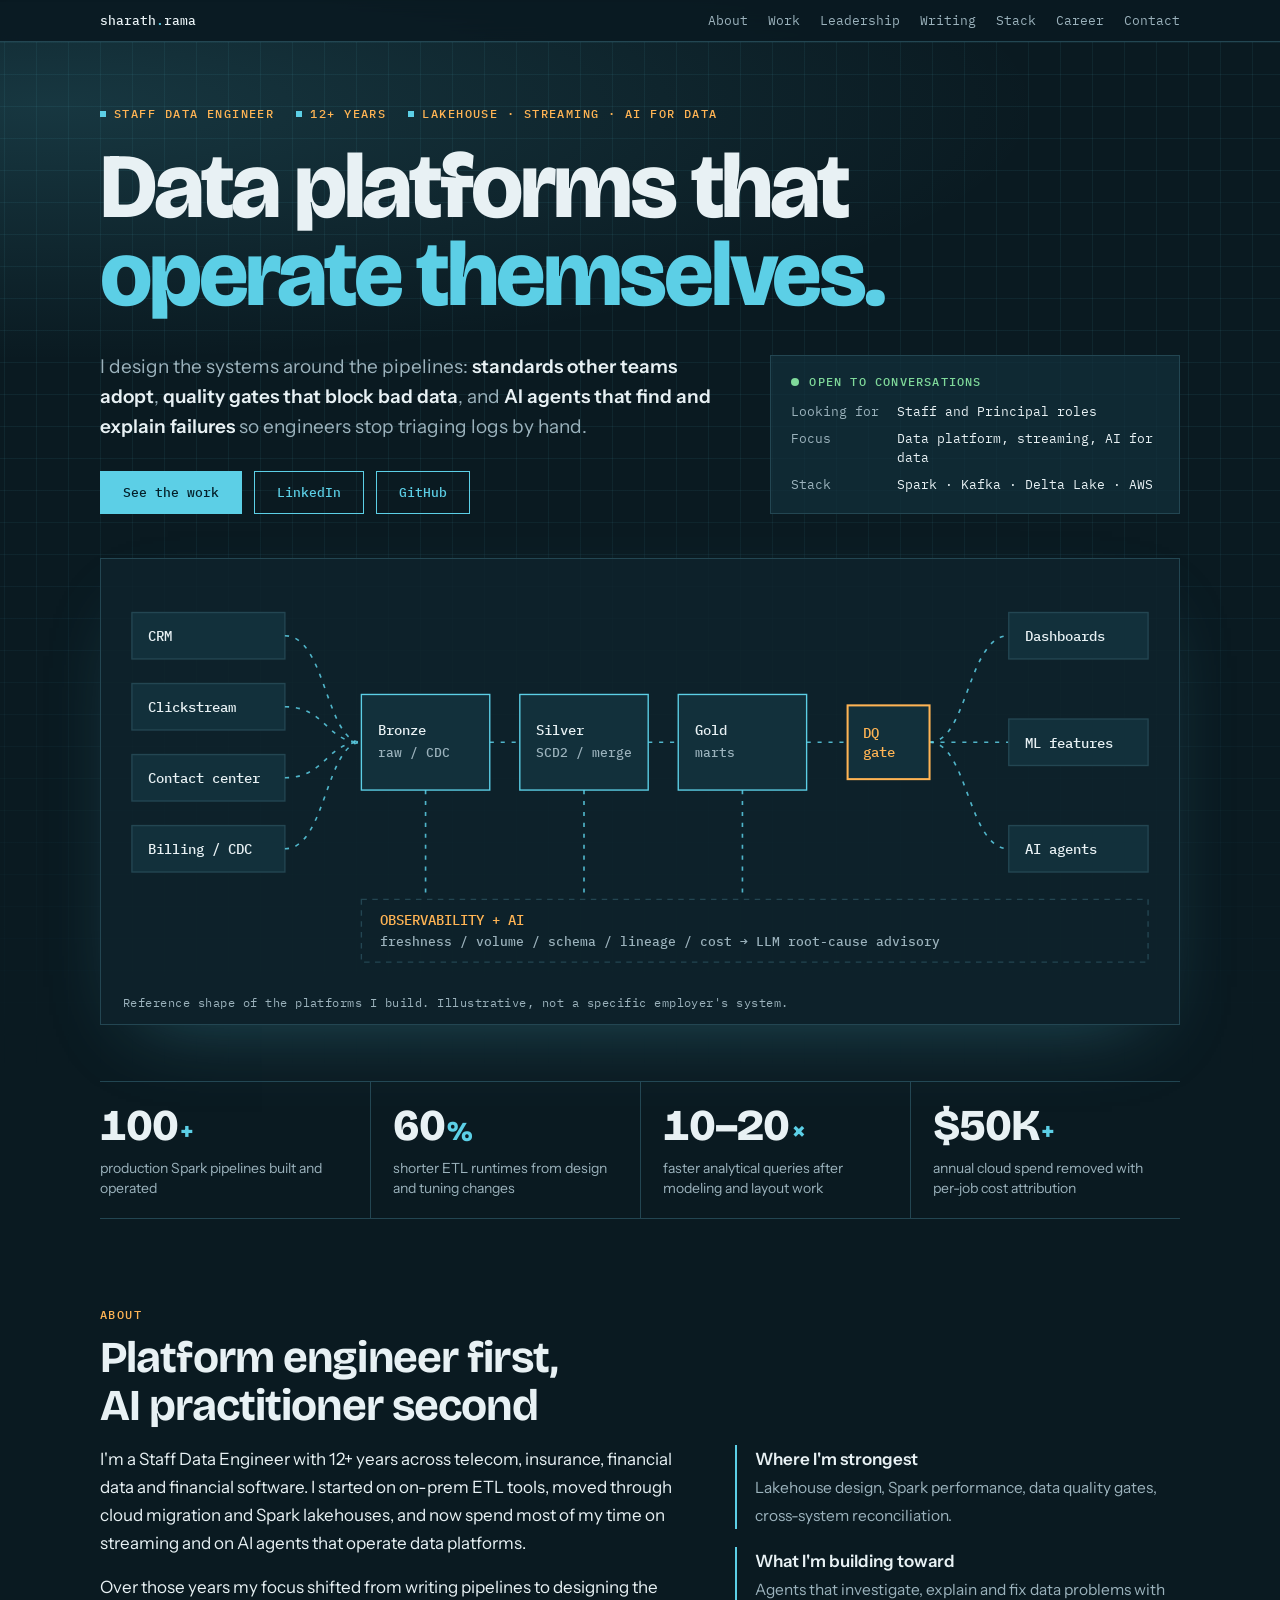
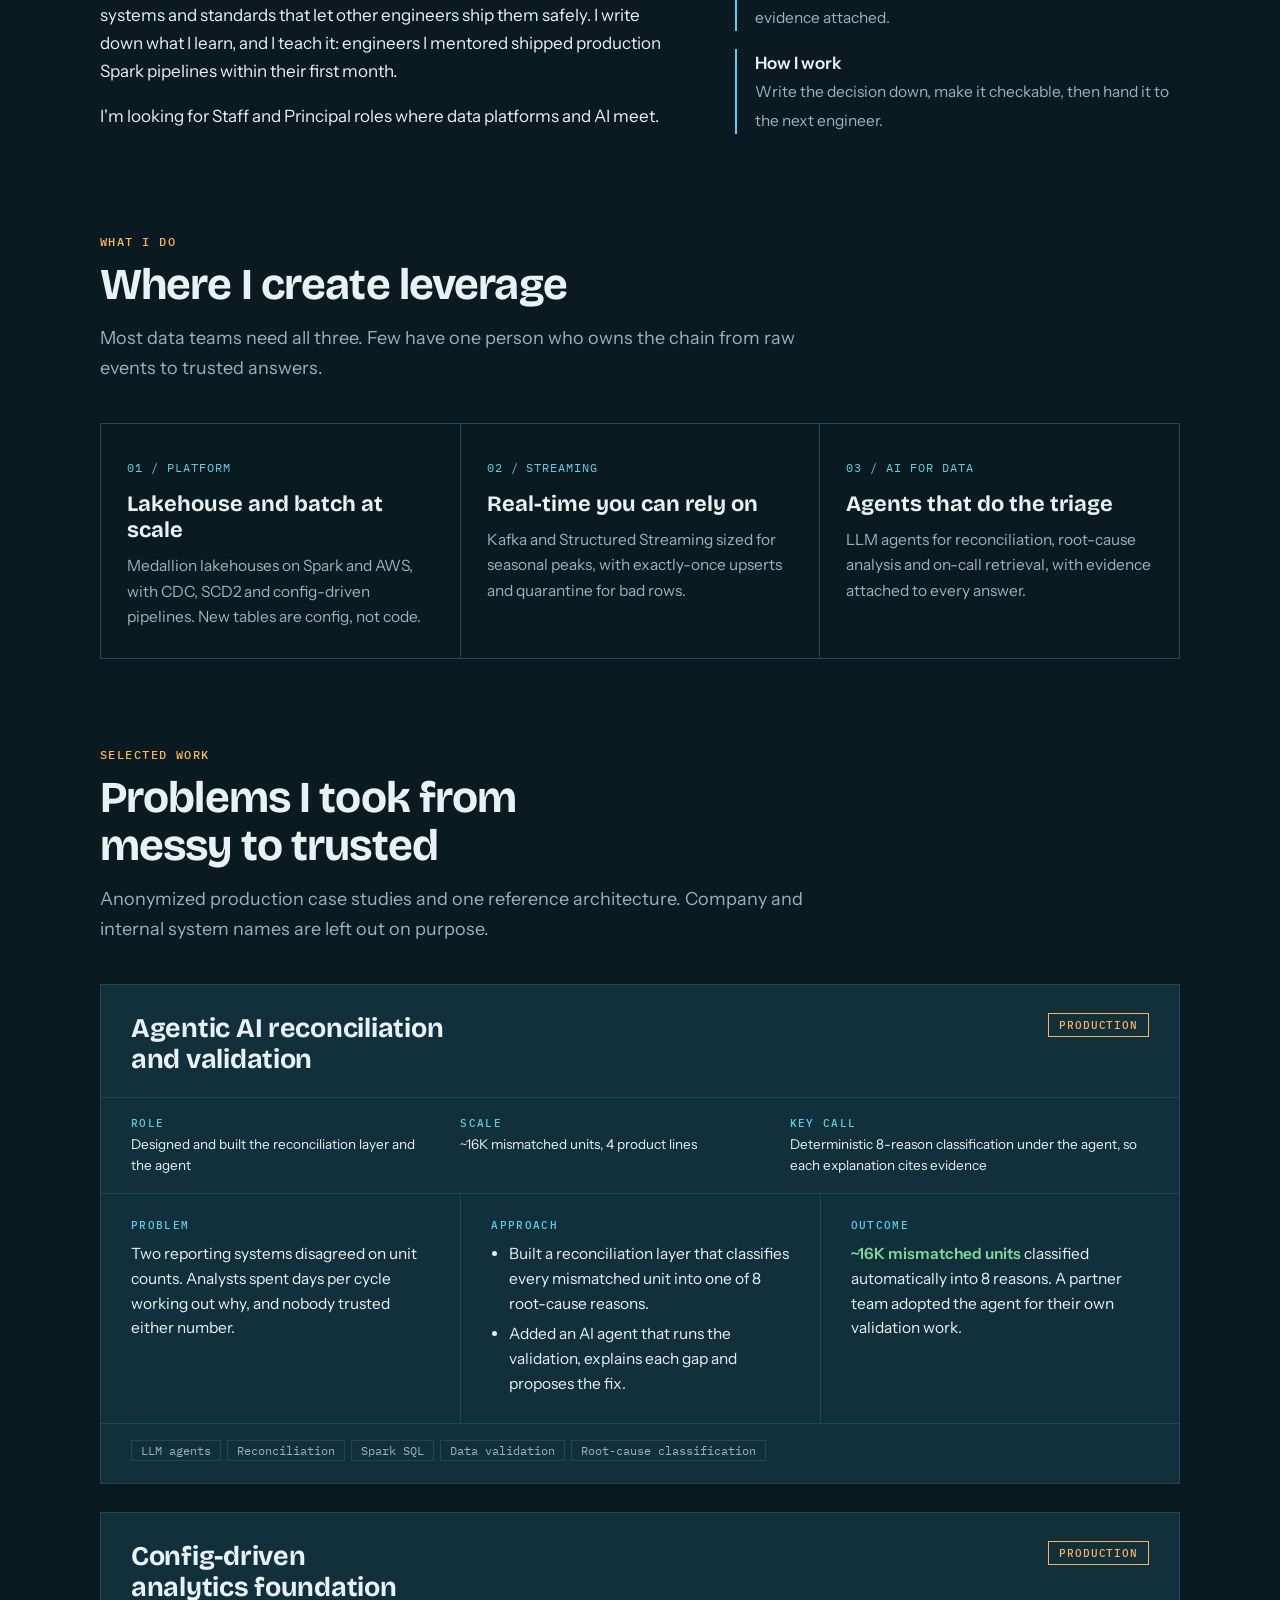
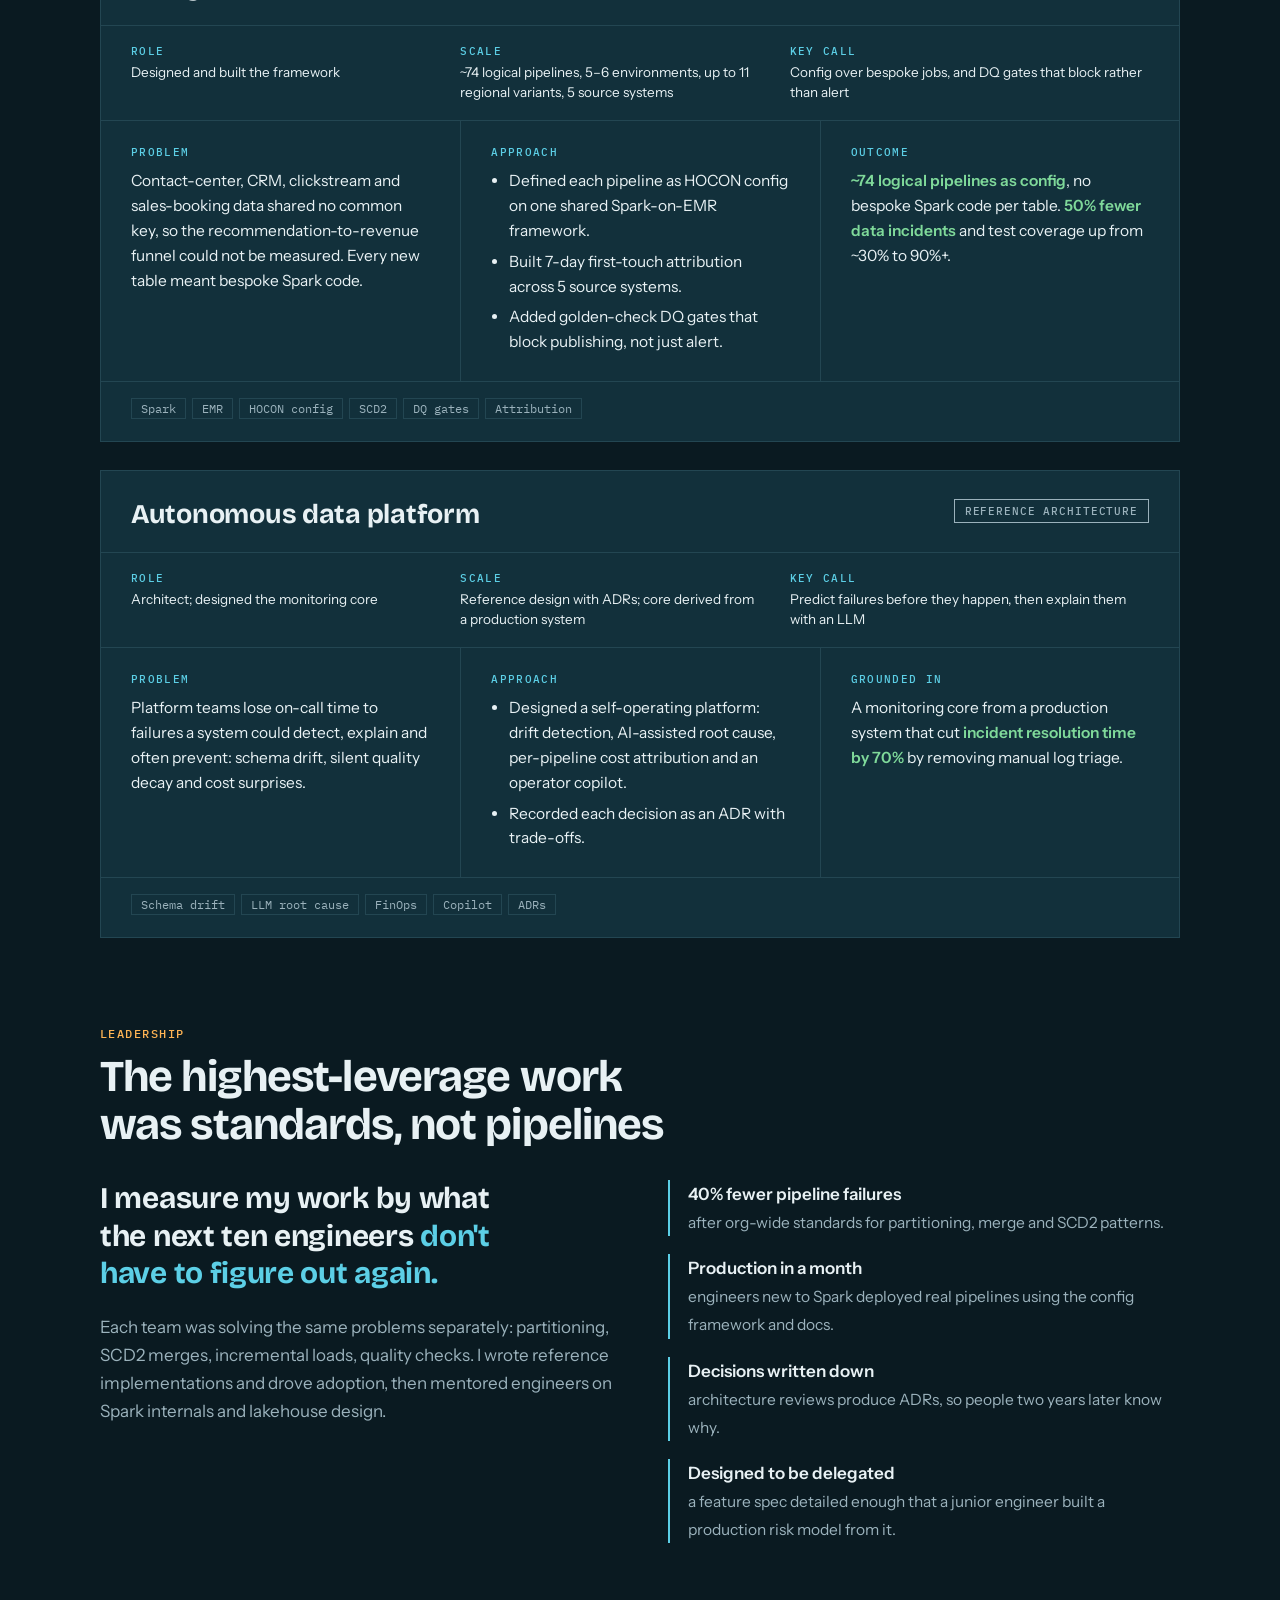
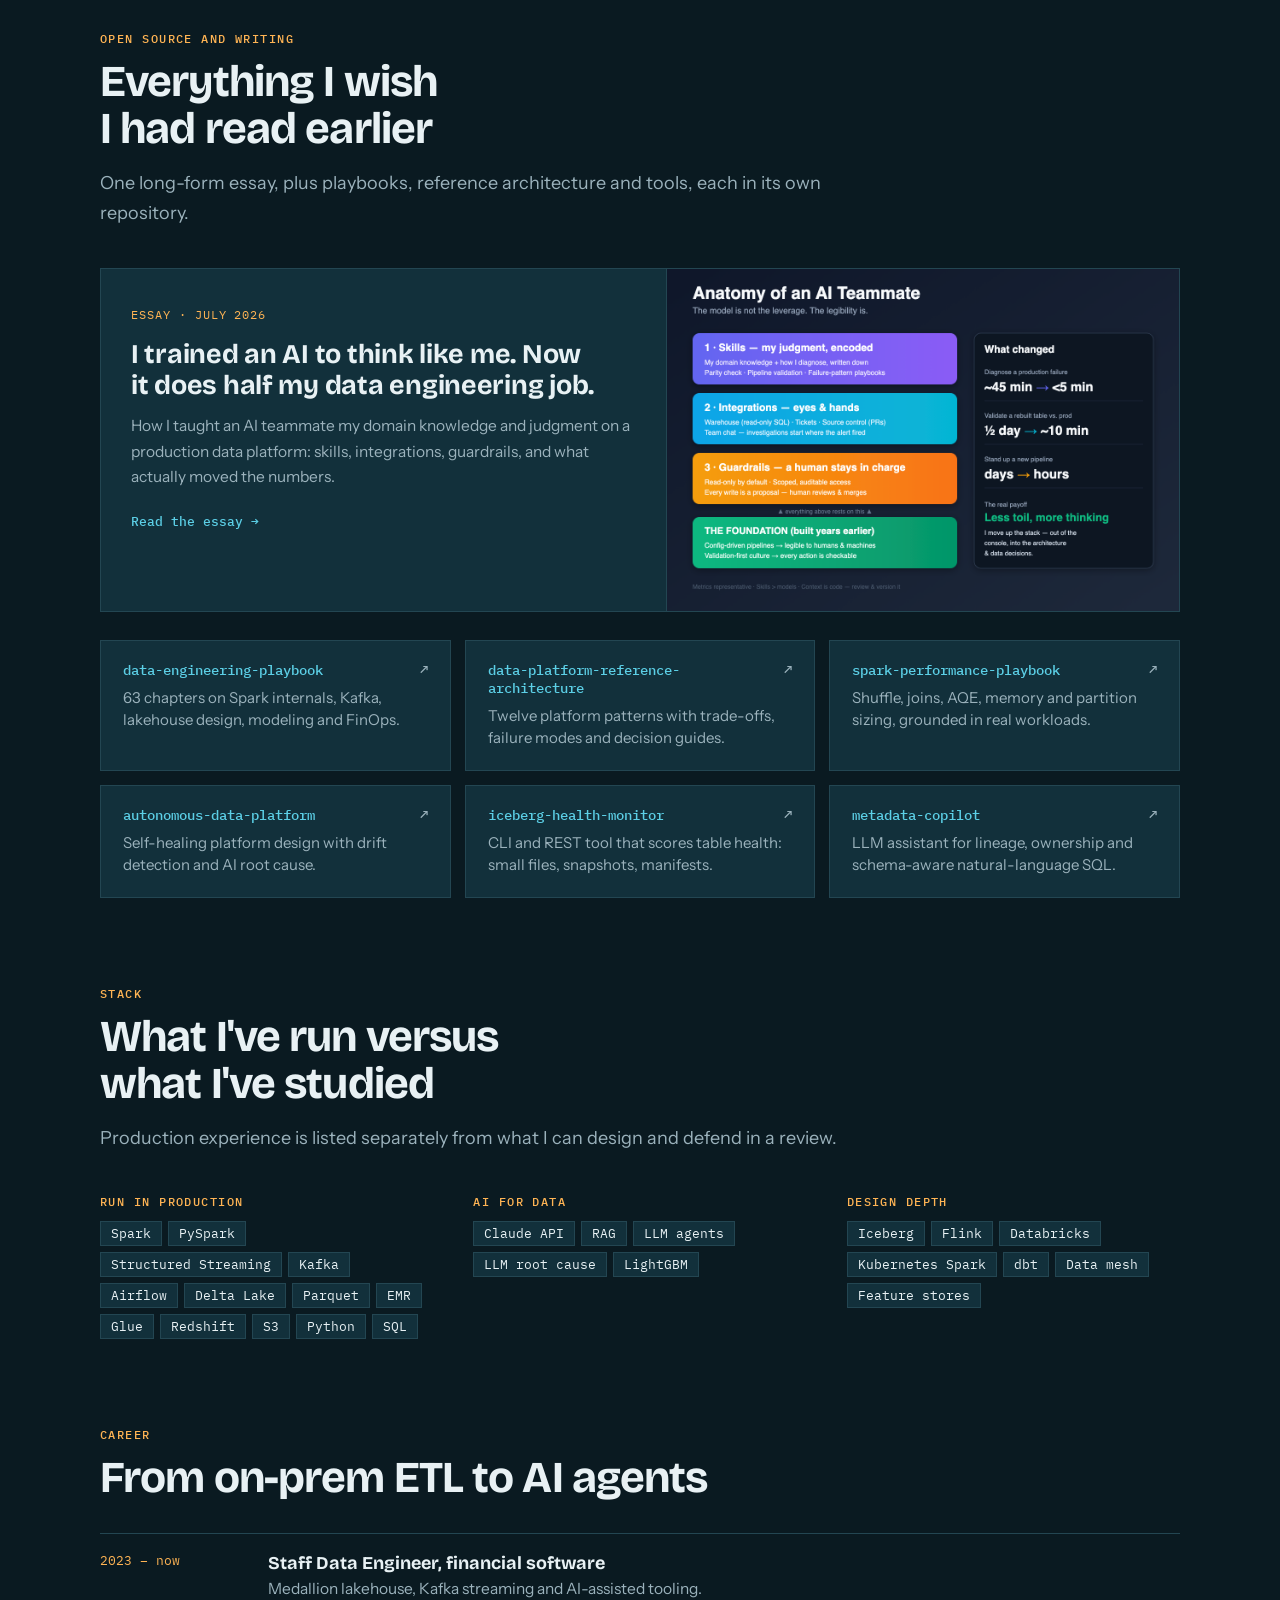
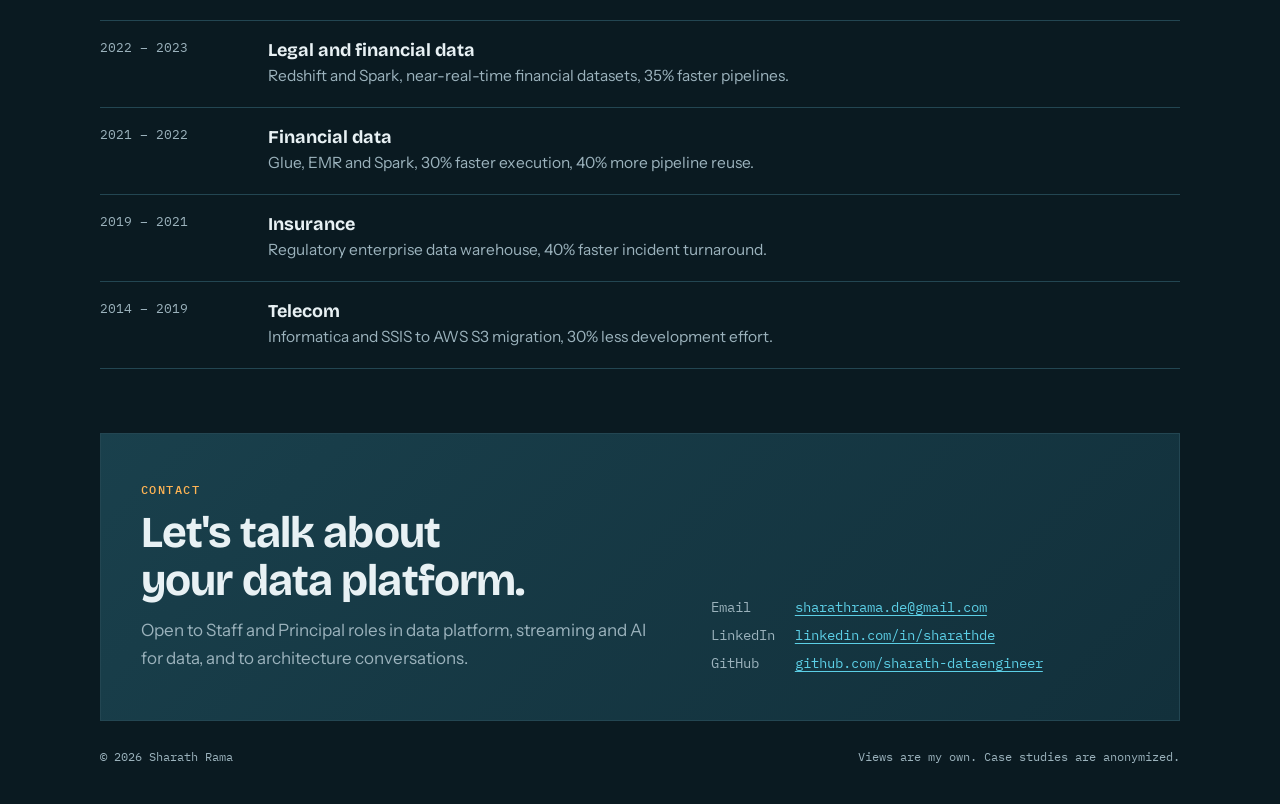
<file: index.html>
<!doctype html>
<html lang="en">
<head>
<meta charset="utf-8">
<meta name="viewport" content="width=device-width, initial-scale=1">
<title>Sharath Rama | Staff Data Engineer</title>
<meta name="description" content="Staff Data Engineer with 12+ years building lakehouse, streaming and AI-assisted data platforms on Spark, Kafka, Delta Lake and AWS.">
<meta property="og:title" content="Sharath Rama | Staff Data Engineer">
<meta property="og:description" content="Data platforms that operate themselves: lakehouse, streaming and agentic AI for data.">
<meta property="og:type" content="website">
<meta property="og:url" content="https://sharath-dataengineer.github.io/">
<meta name="theme-color" content="#0a1a21">
<link rel="preconnect" href="https://fonts.googleapis.com">
<link rel="preconnect" href="https://fonts.gstatic.com" crossorigin>
<link rel="stylesheet" href="https://fonts.googleapis.com/css2?family=Bricolage+Grotesque:opsz,wght@12..96,500;12..96,700;12..96,800&family=IBM+Plex+Mono:wght@400;500&family=Instrument+Sans:wght@400;500;600&display=swap">
<link rel="stylesheet" href="style.css?v=3">
</head>
<body>
<header class="top">
  <nav aria-label="Primary">
    <a class="id" href="#top">sharath<i>.</i>rama</a>
    <div class="links">
      <a href="#about">About</a><a href="#work">Work</a><a href="#leadership">Leadership</a><a href="#writing">Writing</a><a href="#stack">Stack</a><a href="#career">Career</a><a href="#contact">Contact</a>
    </div>
  </nav>
</header>

<div class="wrap" id="top">
  <div class="hero">
    <p class="eyebrow"><span>Staff Data Engineer</span><span>12+ years</span><span>Lakehouse &middot; Streaming &middot; AI for data</span></p>
    <h1>Data platforms that <em>operate themselves.</em></h1>
    <div class="hero-row">
      <div>
        <p class="lede">I design the systems around the pipelines: <b>standards other teams adopt</b>, <b>quality gates that block bad data</b>, and <b>AI agents that find and explain failures</b> so engineers stop triaging logs by hand.</p>
        <div class="cta">
          <a class="btn primary" href="#work">See the work</a>
          <a class="btn ghost" href="https://www.linkedin.com/in/sharathde" target="_blank" rel="noopener noreferrer">LinkedIn</a>
          <a class="btn ghost" href="https://github.com/sharath-dataengineer" target="_blank" rel="noopener noreferrer">GitHub</a>
        </div>
      </div>
      <aside class="status" aria-label="Availability">
        <p class="status-head"><i class="pulse" aria-hidden="true"></i>Open to conversations</p>
        <dl>
          <dt>Looking for</dt><dd>Staff and Principal roles</dd>
          <dt>Focus</dt><dd>Data platform, streaming, AI for data</dd>
          <dt>Stack</dt><dd>Spark &middot; Kafka &middot; Delta Lake &middot; AWS</dd>
        </dl>
      </aside>
    </div>
      <figure class="diagram">
        <svg viewBox="0 0 760 300" role="img" aria-label="Architecture: source systems feed a bronze, silver and gold lakehouse, then a blocking data quality gate, then dashboards, ML features and AI agents. An observability and AI layer spans the whole pipeline.">
          <g>
            <rect class="d-box" x="8" y="26" width="112" height="34"/><text class="d-t" x="20" y="47">CRM</text>
            <rect class="d-box" x="8" y="78" width="112" height="34"/><text class="d-t" x="20" y="99">Clickstream</text>
            <rect class="d-box" x="8" y="130" width="112" height="34"/><text class="d-t" x="20" y="151">Contact center</text>
            <rect class="d-box" x="8" y="182" width="112" height="34"/><text class="d-t" x="20" y="203">Billing / CDC</text>
          </g>
          <g>
            <path class="d-line" d="M120 43 C150 43 150 121 176 121"/>
            <path class="d-line" d="M120 95 C150 95 150 121 176 121"/>
            <path class="d-line" d="M120 147 C150 147 150 121 176 121"/>
            <path class="d-line" d="M120 199 C150 199 150 121 176 121"/>
            <path class="d-line" d="M270 121 H292"/><path class="d-line" d="M386 121 H408"/><path class="d-line" d="M502 121 H532"/>
            <path class="d-line" d="M592 121 C620 121 620 43 650 43"/>
            <path class="d-line" d="M592 121 H650"/>
            <path class="d-line" d="M592 121 C620 121 620 199 650 199"/>
          </g>
          <g>
            <rect class="d-box hot" x="176" y="86" width="94" height="70"/><text class="d-t" x="188" y="116">Bronze</text><text class="d-t m" x="188" y="132">raw / CDC</text>
            <rect class="d-box hot" x="292" y="86" width="94" height="70"/><text class="d-t" x="304" y="116">Silver</text><text class="d-t m" x="304" y="132">SCD2 / merge</text>
            <rect class="d-box hot" x="408" y="86" width="94" height="70"/><text class="d-t" x="420" y="116">Gold</text><text class="d-t m" x="420" y="132">marts</text>
            <rect class="d-gate" x="532" y="94" width="60" height="54"/><text class="d-t s" x="543" y="118">DQ</text><text class="d-t s" x="543" y="132">gate</text>
          </g>
          <g>
            <rect class="d-box" x="650" y="26" width="102" height="34"/><text class="d-t" x="662" y="47">Dashboards</text>
            <rect class="d-box" x="650" y="104" width="102" height="34"/><text class="d-t" x="662" y="125">ML features</text>
            <rect class="d-box" x="650" y="182" width="102" height="34"/><text class="d-t" x="662" y="203">AI agents</text>
          </g>
          <rect class="d-band" x="176" y="236" width="576" height="46"/>
          <text class="d-t s" x="190" y="255">OBSERVABILITY + AI</text>
          <text class="d-t m" x="190" y="270">freshness / volume / schema / lineage / cost &#8594; LLM root-cause advisory</text>
          <path class="d-line" d="M223 156 V236"/><path class="d-line" d="M339 156 V236"/><path class="d-line" d="M455 156 V236"/>
        </svg>
        <figcaption>Reference shape of the platforms I build. Illustrative, not a specific employer's system.</figcaption>
      </figure>
  </div>

  <div class="proof" aria-label="Impact highlights">
    <div><b>100<small>+</small></b><span>production Spark pipelines built and operated</span></div>
    <div><b>60<small>%</small></b><span>shorter ETL runtimes from design and tuning changes</span></div>
    <div><b>10&ndash;20<small>&times;</small></b><span>faster analytical queries after modeling and layout work</span></div>
    <div><b>$50K<small>+</small></b><span>annual cloud spend removed with per-job cost attribution</span></div>
  </div>

  <section id="about" aria-labelledby="h-about">
    <p class="kicker">About</p>
    <h2 id="h-about">Platform engineer first, AI practitioner second</h2>
    <div class="about">
      <div>
        <p>I'm a Staff Data Engineer with 12+ years across telecom, insurance, financial data and financial software. I started on on-prem ETL tools, moved through cloud migration and Spark lakehouses, and now spend most of my time on streaming and on AI agents that operate data platforms.</p>
        <p>Over those years my focus shifted from writing pipelines to designing the systems and standards that let other engineers ship them safely. I write down what I learn, and I teach it: engineers I mentored shipped production Spark pipelines within their first month.</p>
        <p>I'm looking for Staff and Principal roles where data platforms and AI meet.</p>
      </div>
      <ul class="facts">
        <li><b>Where I'm strongest</b><span>Lakehouse design, Spark performance, data quality gates, cross-system reconciliation.</span></li>
        <li><b>What I'm building toward</b><span>Agents that investigate, explain and fix data problems with evidence attached.</span></li>
        <li><b>How I work</b><span>Write the decision down, make it checkable, then hand it to the next engineer.</span></li>
      </ul>
    </div>
  </section>

  <section id="focus" aria-labelledby="h-focus">
    <p class="kicker">What I do</p>
    <h2 id="h-focus">Where I create leverage</h2>
    <p class="sub">Most data teams need all three. Few have one person who owns the chain from raw events to trusted answers.</p>
    <div class="pillars">
      <div class="pillar"><span class="mono">01 / PLATFORM</span><h3>Lakehouse and batch at scale</h3><p>Medallion lakehouses on Spark and AWS, with CDC, SCD2 and config-driven pipelines. New tables are config, not code.</p></div>
      <div class="pillar"><span class="mono">02 / STREAMING</span><h3>Real-time you can rely on</h3><p>Kafka and Structured Streaming sized for seasonal peaks, with exactly-once upserts and quarantine for bad rows.</p></div>
      <div class="pillar"><span class="mono">03 / AI FOR DATA</span><h3>Agents that do the triage</h3><p>LLM agents for reconciliation, root-cause analysis and on-call retrieval, with evidence attached to every answer.</p></div>
    </div>
  </section>

  <section id="work" aria-labelledby="h-work">
    <p class="kicker">Selected work</p>
    <h2 id="h-work">Problems I took from messy to trusted</h2>
    <p class="sub">Anonymized production case studies and one reference architecture. Company and internal system names are left out on purpose.</p>
    <div class="cases">

      <article class="case">
        <div class="case-head"><h3>Agentic AI reconciliation and validation</h3><span class="badge">Production</span></div>
                <div class="meta"><span><b>Role</b>Designed and built the reconciliation layer and the agent</span><span><b>Scale</b>~16K mismatched units, 4 product lines</span><span><b>Key call</b>Deterministic 8-reason classification under the agent, so each explanation cites evidence</span></div>
        <div class="case-body">
          <div><h4>Problem</h4><p>Two reporting systems disagreed on unit counts. Analysts spent days per cycle working out why, and nobody trusted either number.</p></div>
          <div><h4>Approach</h4><ul><li>Built a reconciliation layer that classifies every mismatched unit into one of 8 root-cause reasons.</li><li>Added an AI agent that runs the validation, explains each gap and proposes the fix.</li></ul></div>
          <div class="out"><h4>Outcome</h4><p><strong>~16K mismatched units</strong> classified automatically into 8 reasons. A partner team adopted the agent for their own validation work.</p></div>
        </div>
        <ul class="tags"><li>LLM agents</li><li>Reconciliation</li><li>Spark SQL</li><li>Data validation</li><li>Root-cause classification</li></ul>
      </article>

      <article class="case">
        <div class="case-head"><h3>Config-driven analytics foundation</h3><span class="badge">Production</span></div>
                <div class="meta"><span><b>Role</b>Designed and built the framework</span><span><b>Scale</b>~74 logical pipelines, 5&ndash;6 environments, up to 11 regional variants, 5 source systems</span><span><b>Key call</b>Config over bespoke jobs, and DQ gates that block rather than alert</span></div>
        <div class="case-body">
          <div><h4>Problem</h4><p>Contact-center, CRM, clickstream and sales-booking data shared no common key, so the recommendation-to-revenue funnel could not be measured. Every new table meant bespoke Spark code.</p></div>
          <div><h4>Approach</h4><ul><li>Defined each pipeline as HOCON config on one shared Spark-on-EMR framework.</li><li>Built 7-day first-touch attribution across 5 source systems.</li><li>Added golden-check DQ gates that block publishing, not just alert.</li></ul></div>
          <div class="out"><h4>Outcome</h4><p><strong>~74 logical pipelines as config</strong>, no bespoke Spark code per table. <strong>50% fewer data incidents</strong> and test coverage up from ~30% to 90%+.</p></div>
        </div>
        <ul class="tags"><li>Spark</li><li>EMR</li><li>HOCON config</li><li>SCD2</li><li>DQ gates</li><li>Attribution</li></ul>
      </article>

      <article class="case">
        <div class="case-head"><h3>Autonomous data platform</h3><span class="badge ref">Reference architecture</span></div>
                <div class="meta"><span><b>Role</b>Architect; designed the monitoring core</span><span><b>Scale</b>Reference design with ADRs; core derived from a production system</span><span><b>Key call</b>Predict failures before they happen, then explain them with an LLM</span></div>
        <div class="case-body">
          <div><h4>Problem</h4><p>Platform teams lose on-call time to failures a system could detect, explain and often prevent: schema drift, silent quality decay and cost surprises.</p></div>
          <div><h4>Approach</h4><ul><li>Designed a self-operating platform: drift detection, AI-assisted root cause, per-pipeline cost attribution and an operator copilot.</li><li>Recorded each decision as an ADR with trade-offs.</li></ul></div>
          <div class="out"><h4>Grounded in</h4><p>A monitoring core from a production system that cut <strong>incident resolution time by 70%</strong> by removing manual log triage.</p></div>
        </div>
        <ul class="tags"><li>Schema drift</li><li>LLM root cause</li><li>FinOps</li><li>Copilot</li><li>ADRs</li></ul>
      </article>
    </div>
  </section>

  <section id="leadership" aria-labelledby="h-lead">
    <p class="kicker">Leadership</p>
    <h2 id="h-lead">The highest-leverage work was standards, not pipelines</h2>
    <div class="lead">
      <div>
        <p class="quote">I measure my work by what the next ten engineers <span>don't have to figure out again.</span></p>
        <p class="more">Each team was solving the same problems separately: partitioning, SCD2 merges, incremental loads, quality checks. I wrote reference implementations and drove adoption, then mentored engineers on Spark internals and lakehouse design.</p>
      </div>
      <ul class="facts">
        <li><b>40% fewer pipeline failures</b><span>after org-wide standards for partitioning, merge and SCD2 patterns.</span></li>
        <li><b>Production in a month</b><span>engineers new to Spark deployed real pipelines using the config framework and docs.</span></li>
        <li><b>Decisions written down</b><span>architecture reviews produce ADRs, so people two years later know why.</span></li>
        <li><b>Designed to be delegated</b><span>a feature spec detailed enough that a junior engineer built a production risk model from it.</span></li>
      </ul>
    </div>
  </section>

  <section id="writing" aria-labelledby="h-writing">
    <p class="kicker">Open source and writing</p>
    <h2 id="h-writing">Everything I wish I had read earlier</h2>
    <p class="sub">One long-form essay, plus playbooks, reference architecture and tools, each in its own repository.</p>
        <a class="feature" href="ai-teammate.html" target="_blank" rel="noopener noreferrer">
      <div class="copy">
        <span class="when">Essay &middot; July 2026</span>
        <h3>I trained an AI to think like me. Now it does half my data engineering job.</h3>
        <p>How I taught an AI teammate my domain knowledge and judgment on a production data platform: skills, integrations, guardrails, and what actually moved the numbers.</p>
        <span class="go">Read the essay &rarr;</span>
      </div>
      <img src="ai-teammate-diagram.png" alt="Diagram: skills, integrations and guardrails on a foundation of config-driven pipelines and validation" loading="lazy">
    </a>
    <div class="repos">
      <a class="repo" href="https://github.com/sharath-dataengineer/data-engineering-playbook" target="_blank" rel="noopener noreferrer"><b>data-engineering-playbook</b><span>63 chapters on Spark internals, Kafka, lakehouse design, modeling and FinOps.</span></a>
      <a class="repo" href="https://github.com/sharath-dataengineer/data-platform-reference-architecture" target="_blank" rel="noopener noreferrer"><b>data-platform-reference-architecture</b><span>Twelve platform patterns with trade-offs, failure modes and decision guides.</span></a>
      <a class="repo" href="https://github.com/sharath-dataengineer/spark-performance-playbook" target="_blank" rel="noopener noreferrer"><b>spark-performance-playbook</b><span>Shuffle, joins, AQE, memory and partition sizing, grounded in real workloads.</span></a>
      <a class="repo" href="https://github.com/sharath-dataengineer/autonomous-data-platform" target="_blank" rel="noopener noreferrer"><b>autonomous-data-platform</b><span>Self-healing platform design with drift detection and AI root cause.</span></a>
      <a class="repo" href="https://github.com/sharath-dataengineer/iceberg-health-monitor" target="_blank" rel="noopener noreferrer"><b>iceberg-health-monitor</b><span>CLI and REST tool that scores table health: small files, snapshots, manifests.</span></a>
      <a class="repo" href="https://github.com/sharath-dataengineer/metadata-copilot" target="_blank" rel="noopener noreferrer"><b>metadata-copilot</b><span>LLM assistant for lineage, ownership and schema-aware natural-language SQL.</span></a>
    </div>
  </section>

  <section id="stack" aria-labelledby="h-stack">
    <p class="kicker">Stack</p>
    <h2 id="h-stack">What I've run versus what I've studied</h2>
    <p class="sub">Production experience is listed separately from what I can design and defend in a review.</p>
    <div class="stack">
      <div><h3>Run in production</h3><ul class="chips"><li>Spark</li><li>PySpark</li><li>Structured Streaming</li><li>Kafka</li><li>Airflow</li><li>Delta Lake</li><li>Parquet</li><li>EMR</li><li>Glue</li><li>Redshift</li><li>S3</li><li>Python</li><li>SQL</li></ul></div>
      <div><h3>AI for data</h3><ul class="chips"><li>Claude API</li><li>RAG</li><li>LLM agents</li><li>LLM root cause</li><li>LightGBM</li></ul></div>
      <div><h3>Design depth</h3><ul class="chips"><li>Iceberg</li><li>Flink</li><li>Databricks</li><li>Kubernetes Spark</li><li>dbt</li><li>Data mesh</li><li>Feature stores</li></ul></div>
    </div>
  </section>

  <section id="career" aria-labelledby="h-career">
    <p class="kicker">Career</p>
    <h2 id="h-career">From on-prem ETL to AI agents</h2>
    <ol class="timeline">
      <li><span class="when">2023 &ndash; now</span><div><b>Staff Data Engineer, financial software</b><span>Medallion lakehouse, Kafka streaming and AI-assisted tooling.</span></div></li>
      <li><span class="when">2022 &ndash; 2023</span><div><b>Legal and financial data</b><span>Redshift and Spark, near-real-time financial datasets, 35% faster pipelines.</span></div></li>
      <li><span class="when">2021 &ndash; 2022</span><div><b>Financial data</b><span>Glue, EMR and Spark, 30% faster execution, 40% more pipeline reuse.</span></div></li>
      <li><span class="when">2019 &ndash; 2021</span><div><b>Insurance</b><span>Regulatory enterprise data warehouse, 40% faster incident turnaround.</span></div></li>
      <li><span class="when">2014 &ndash; 2019</span><div><b>Telecom</b><span>Informatica and SSIS to AWS S3 migration, 30% less development effort.</span></div></li>
    </ol>
  </section>

  <div class="contact" id="contact">
    <div>
      <p class="kicker">Contact</p>
      <h2>Let's talk about your data platform.</h2>
      <p>Open to Staff and Principal roles in data platform, streaming and AI for data, and to architecture conversations.</p>
    </div>
    <dl>
      <dt>Email</dt><dd><a href="mailto:sharathrama.de@gmail.com">sharathrama.de@gmail.com</a></dd>
      <dt>LinkedIn</dt><dd><a href="https://www.linkedin.com/in/sharathde" target="_blank" rel="noopener noreferrer">linkedin.com/in/sharathde</a></dd>
      <dt>GitHub</dt><dd><a href="https://github.com/sharath-dataengineer" target="_blank" rel="noopener noreferrer">github.com/sharath-dataengineer</a></dd>
    </dl>
  </div>
  <footer><span>&copy; 2026 Sharath Rama</span><span>Views are my own. Case studies are anonymized.</span></footer>
</div>

</body>
</html>
</file>
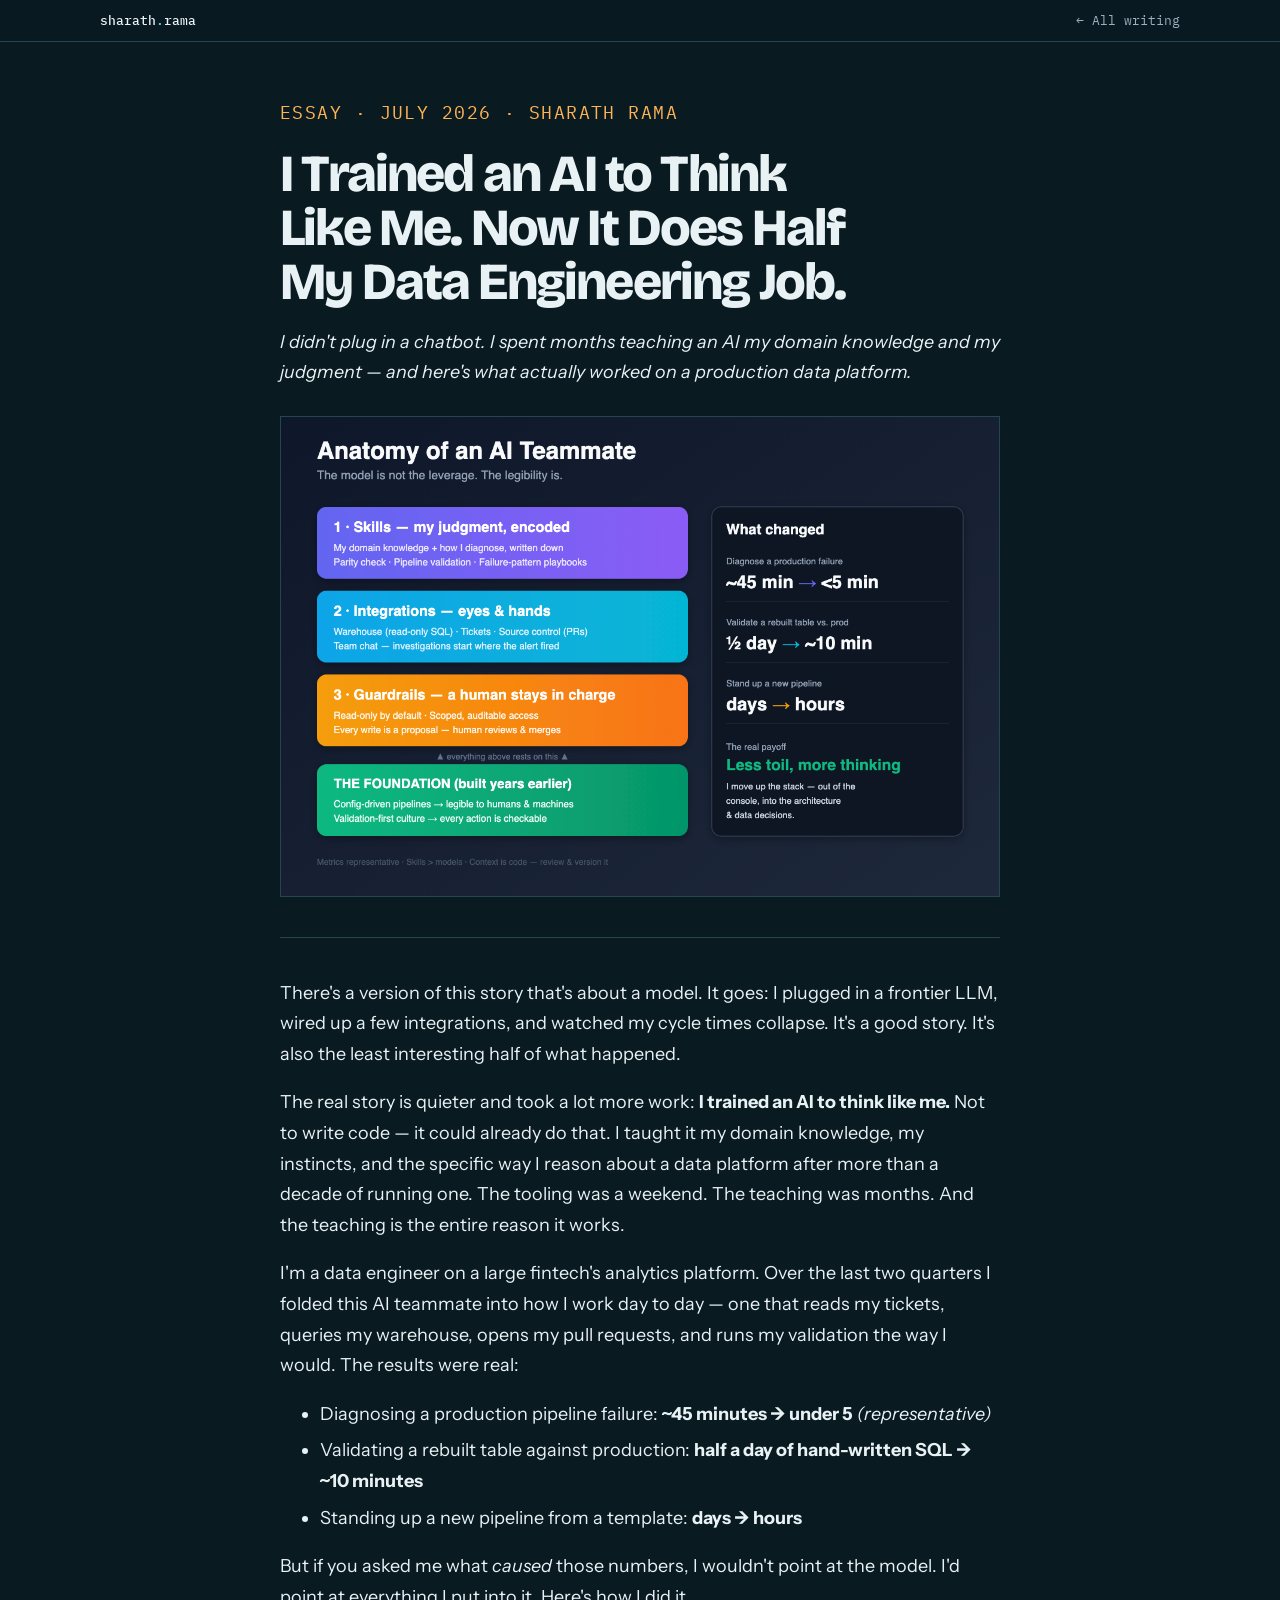
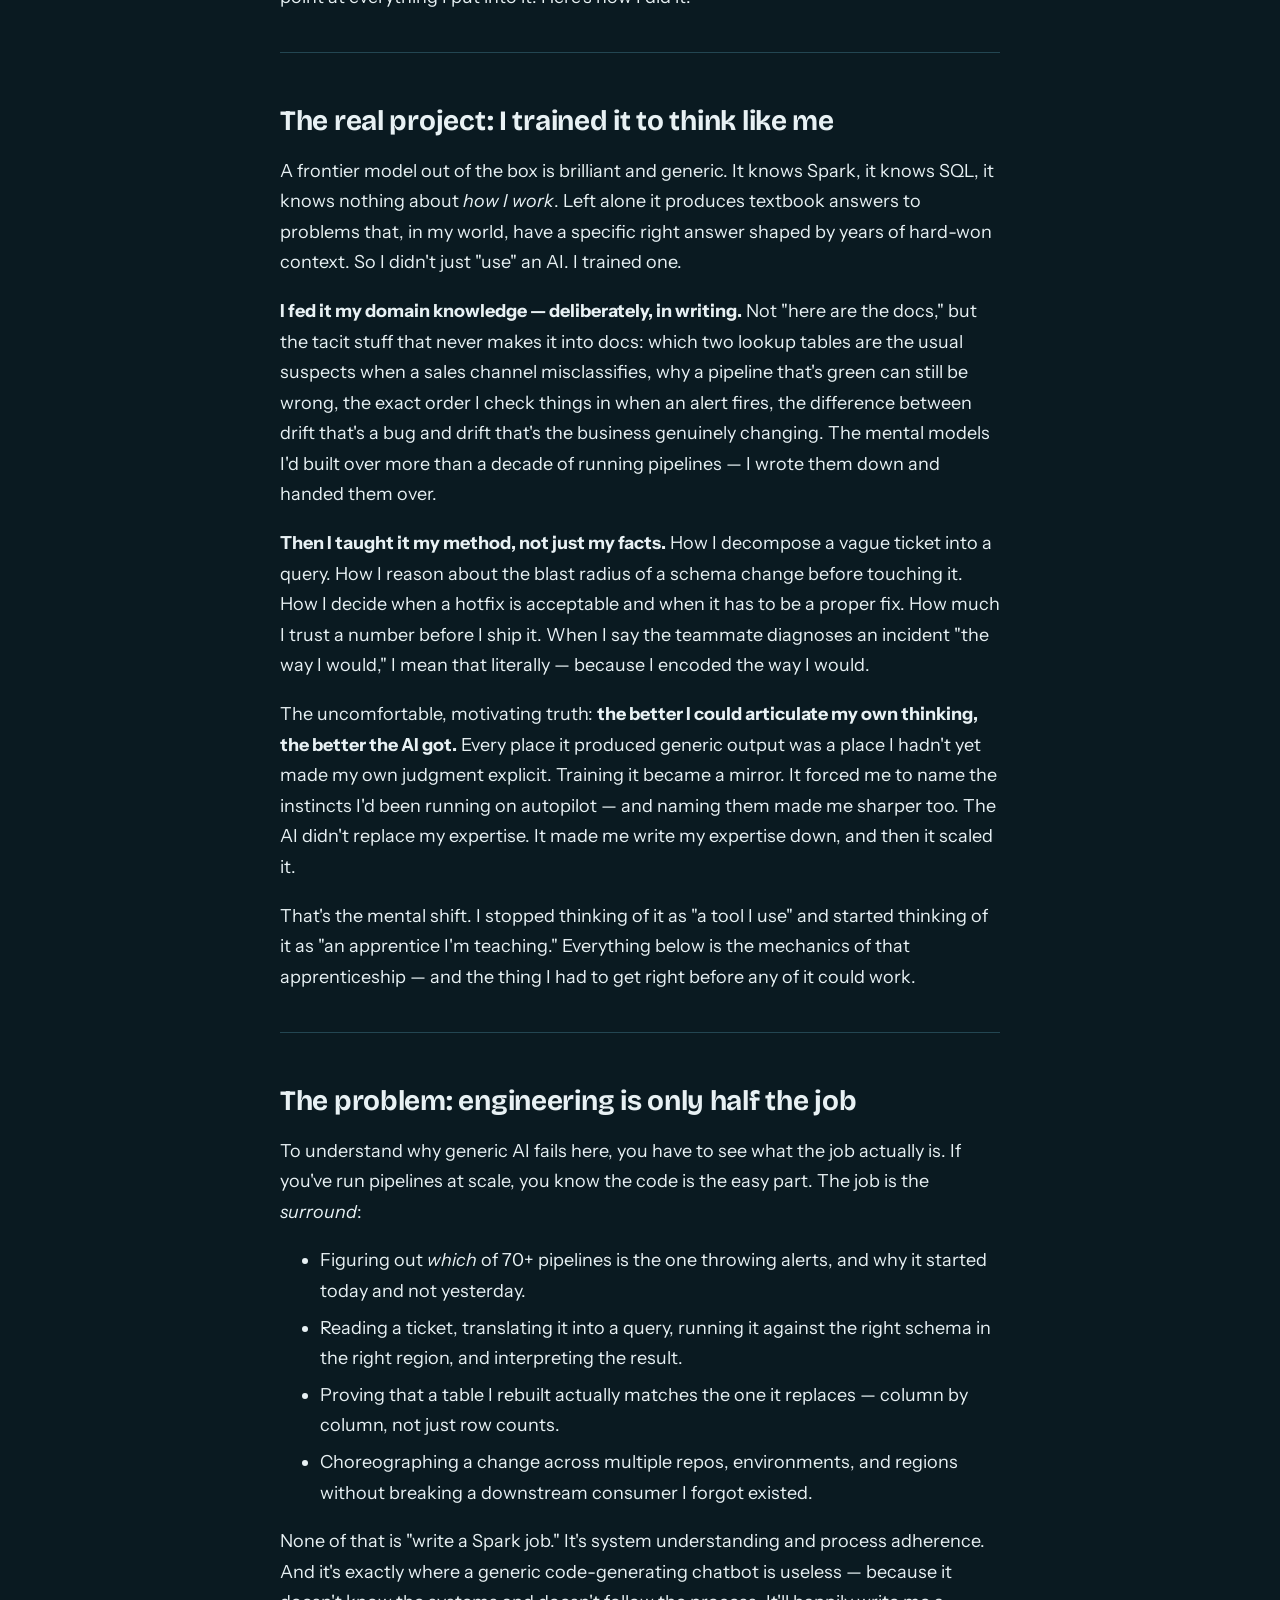
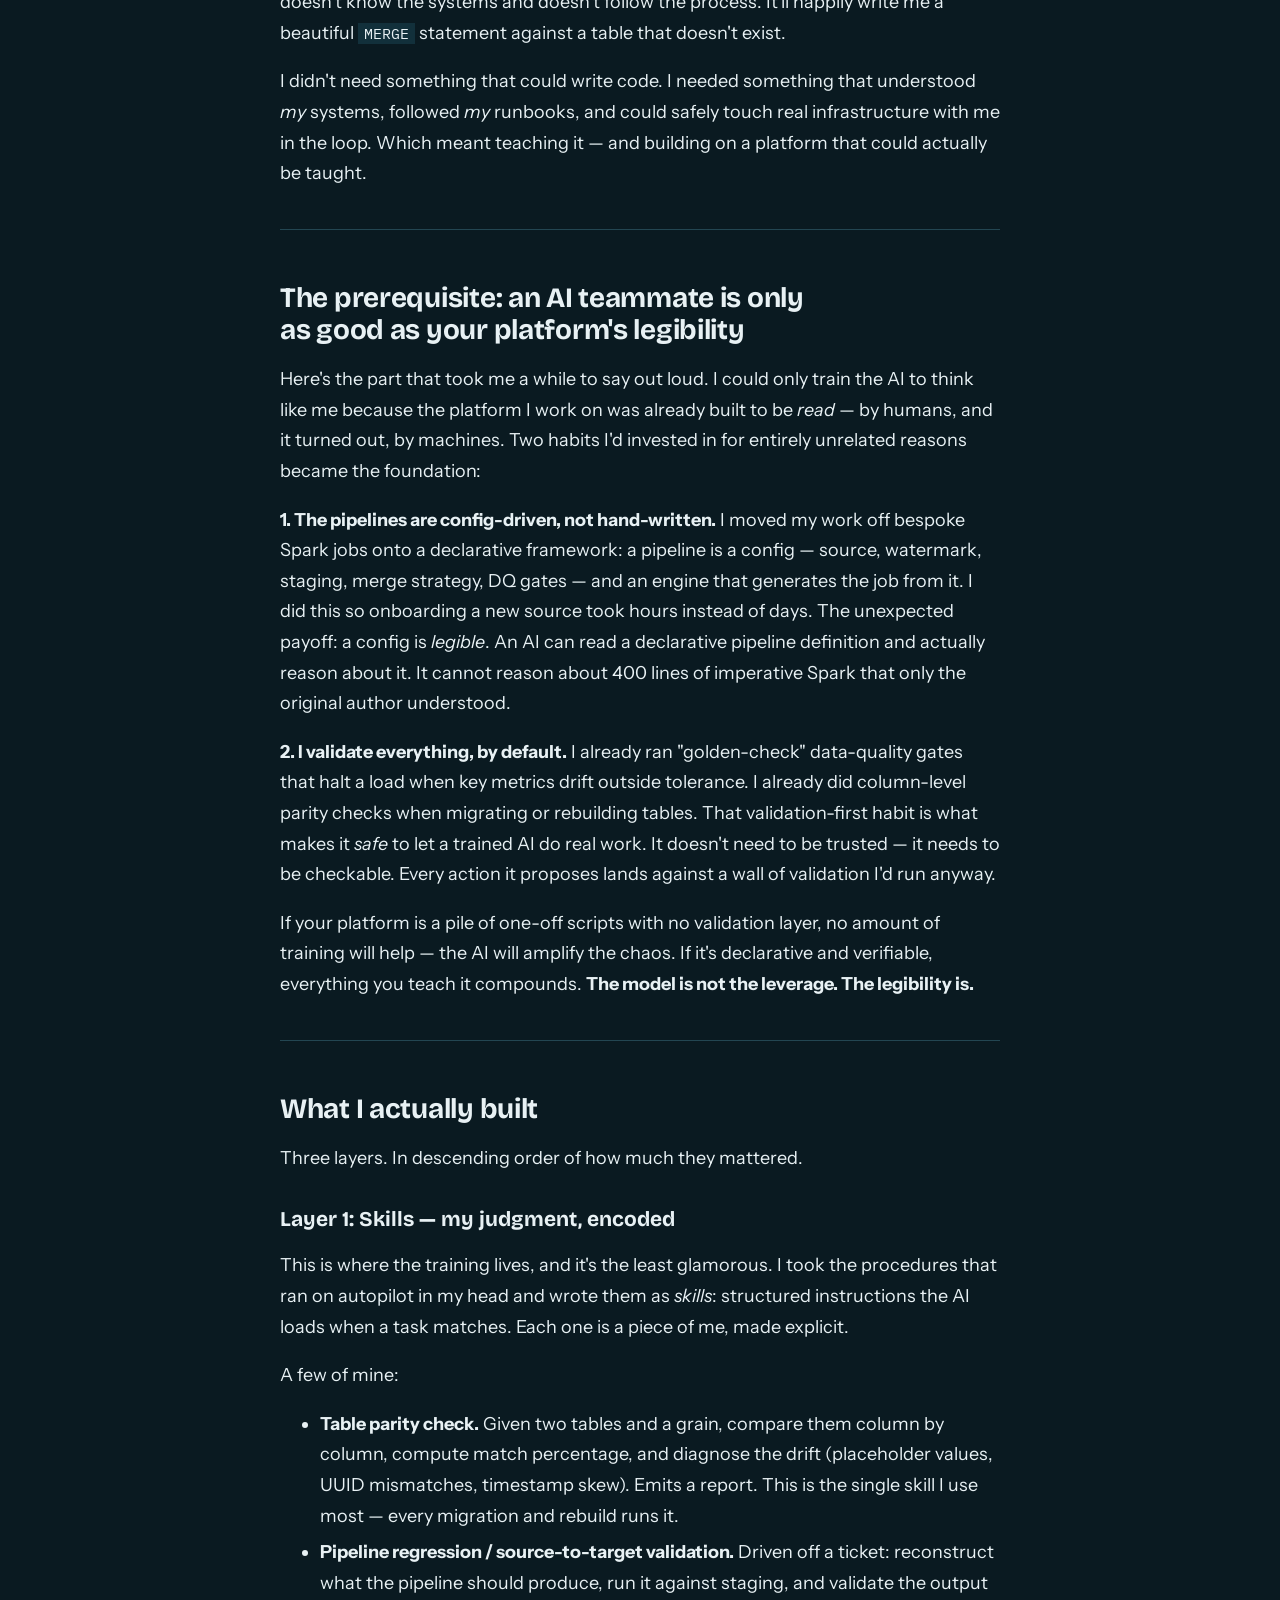
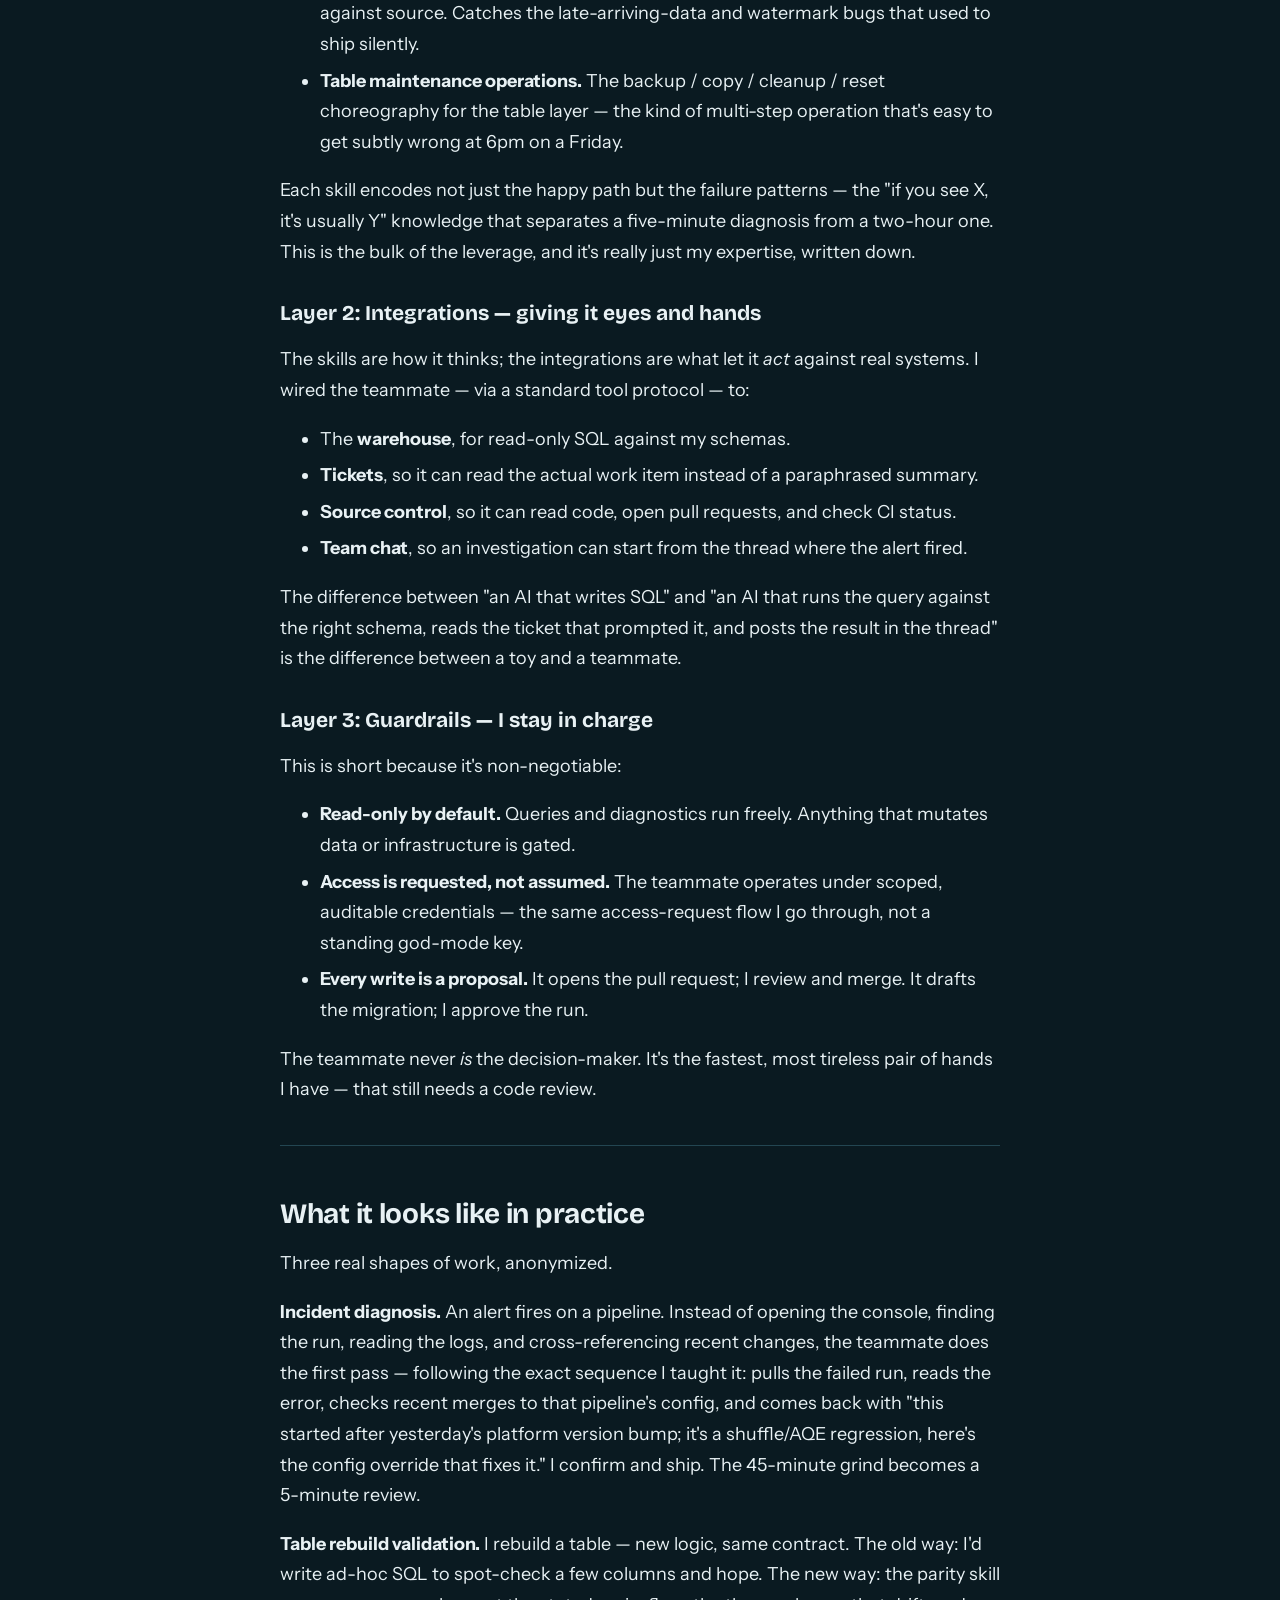
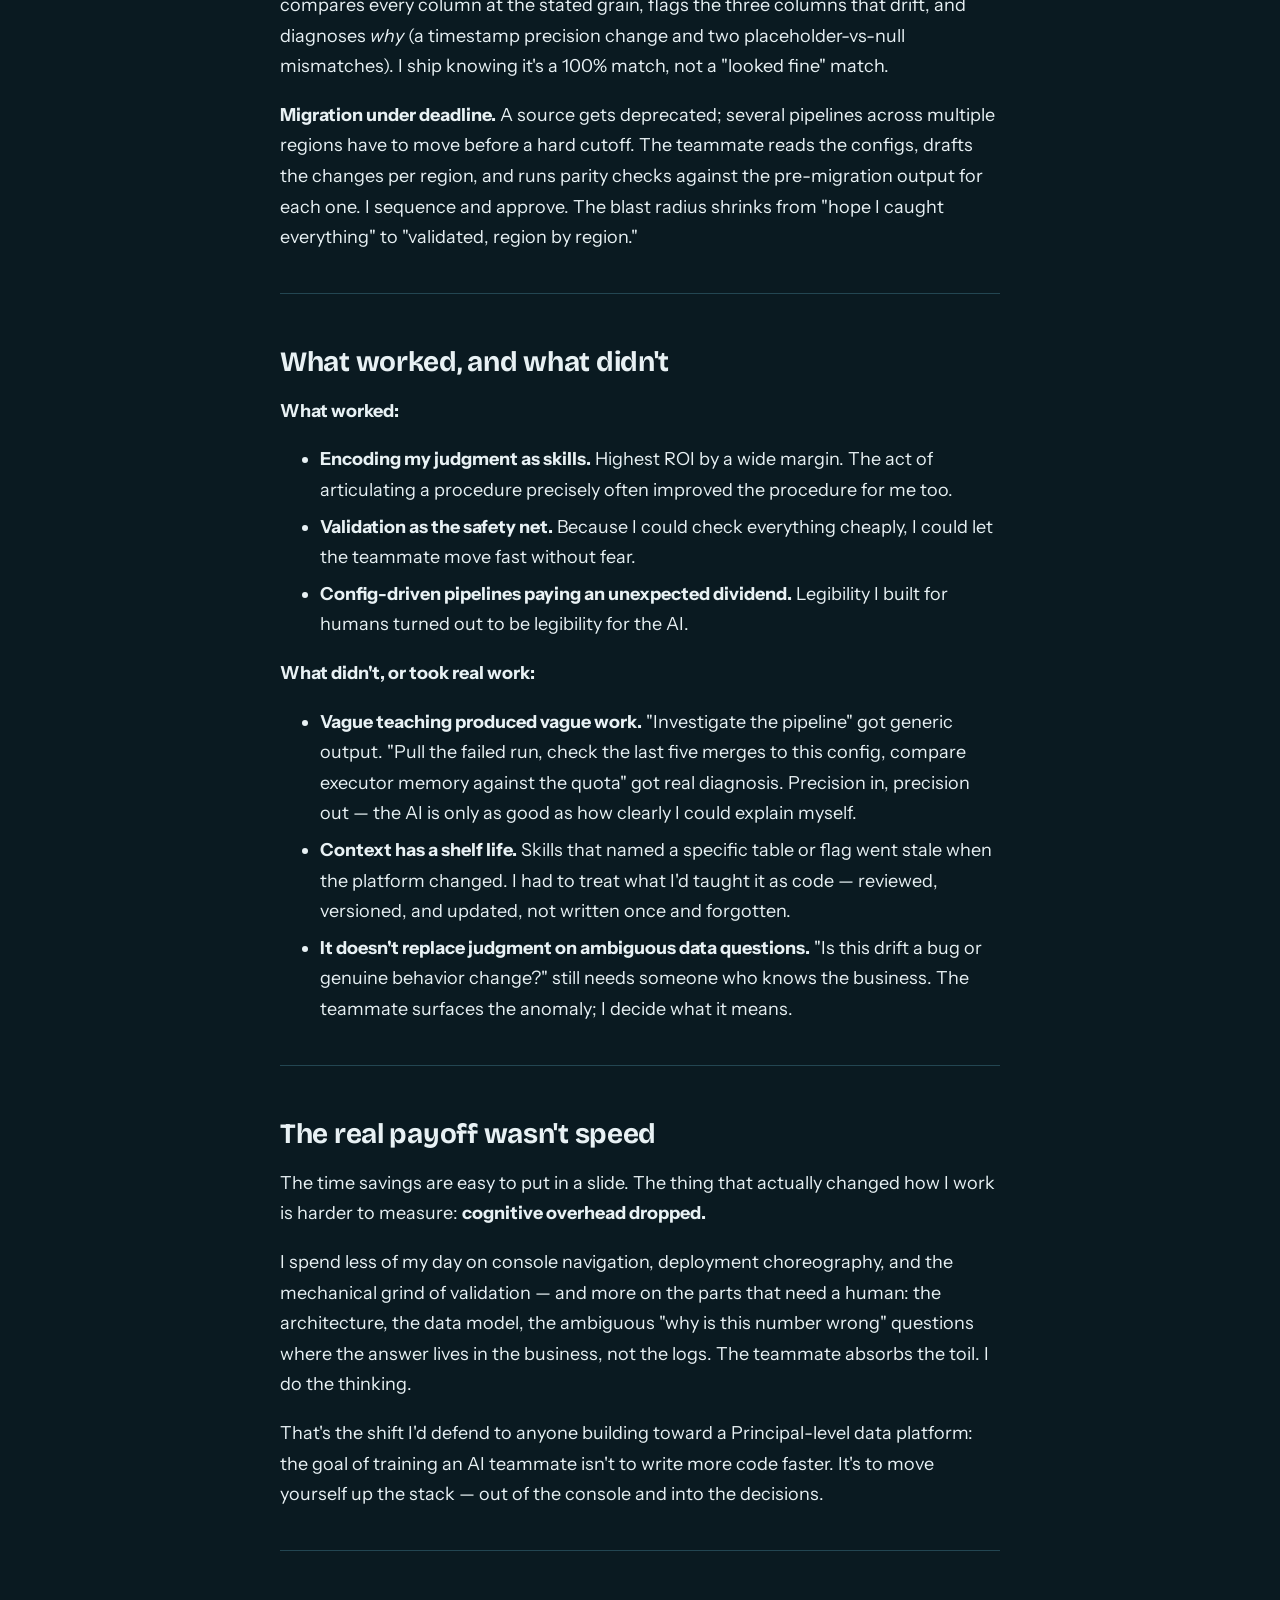
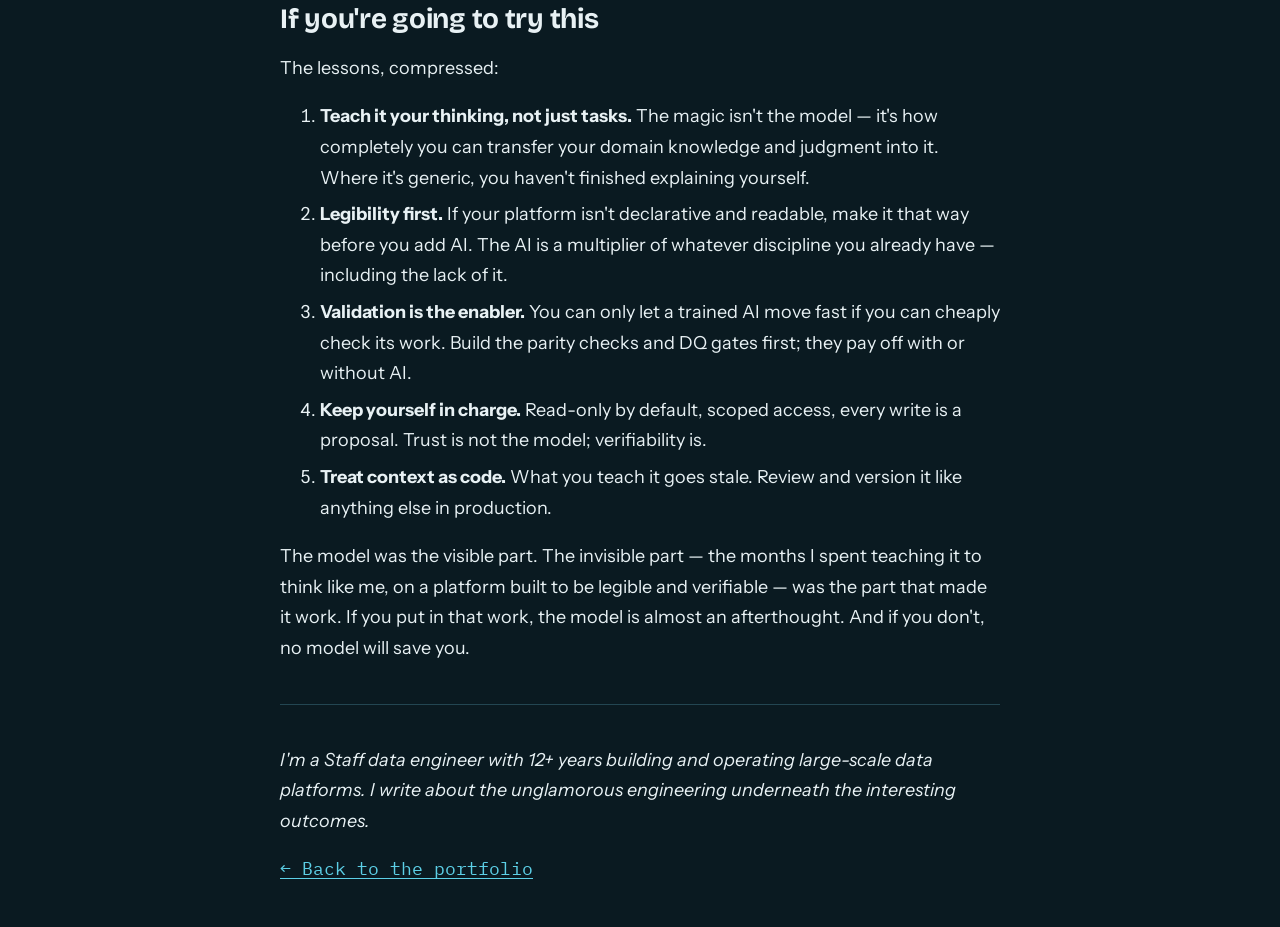
<file: ai-teammate.html>
<!doctype html>
<html lang="en">
<head>
<meta charset="utf-8">
<meta name="viewport" content="width=device-width, initial-scale=1">
<title>I Trained an AI to Think Like Me. Now It Does Half My Data Engineering Job. | Sharath Rama</title>
<meta name="description" content="How I taught an AI teammate my domain knowledge and judgment on a production data platform.">
<meta name="theme-color" content="#0a1a21">
<link rel="stylesheet" href="https://fonts.googleapis.com/css2?family=Bricolage+Grotesque:opsz,wght@12..96,500;12..96,700;12..96,800&family=IBM+Plex+Mono:wght@400;500&family=Instrument+Sans:wght@400;500;600&display=swap">
<link rel="stylesheet" href="style.css?v=3">
<style>
.post { max-width: 720px; margin: 0 auto; padding: 56px 0 24px; }
.post h1 { font-size: clamp(34px, 5vw, 52px); line-height: 1.04; margin-bottom: 18px; }
.post h2 { font: 700 28px/1.15 var(--display); letter-spacing: -.01em; margin: 52px 0 14px; max-width: none; }
.post h3 { font: 700 21px/1.2 var(--display); margin: 34px 0 10px; }
.post p, .post li { font-size: 18px; line-height: 1.7; }
.post li + li { margin-top: 6px; }
.post img { display: block; max-width: 100%; height: auto; border: 1px solid var(--line); margin: 28px 0; }
.post hr { border: 0; border-top: 1px solid var(--line); margin: 40px 0; }
.post blockquote { margin: 24px 0; padding: 4px 0 4px 20px; border-left: 2px solid var(--accent); color: var(--muted); }
.post code { font: 15px var(--mono); background: var(--surface); padding: 1px 6px; }
.post table { display: block; overflow-x: auto; border-collapse: collapse; font-size: 15px; }
.post th, .post td { border: 1px solid var(--line); padding: 8px 12px; text-align: left; }
.byline { font: 12px var(--mono); letter-spacing: .08em; text-transform: uppercase; color: var(--signal); margin: 0 0 18px; }
.back { font: 13px var(--mono); }
</style>
</head>
<body>
<header class="top"><nav aria-label="Primary"><a class="id" href="index.html" target="_blank" rel="noopener noreferrer">sharath<i>.</i>rama</a><div class="links"><a href="index.html#writing" target="_blank" rel="noopener noreferrer">&larr; All writing</a></div></nav></header>
<main class="wrap"><article class="post">
<p class="byline">Essay &middot; July 2026 &middot; Sharath Rama</p>
<h1>I Trained an AI to Think Like Me. Now It Does Half My Data Engineering Job.</h1>
<p><em>I didn't plug in a chatbot. I spent months teaching an AI my domain knowledge and my judgment — and here's what actually worked on a production data platform.</em></p>
<p><img alt="Anatomy of an AI Teammate — Skills, Integrations, Guardrails, on a foundation of config-driven pipelines and validation-first culture" src="ai-teammate-diagram.png" loading="lazy" /></p>
<hr />
<p>There's a version of this story that's about a model. It goes: I plugged in a frontier LLM, wired up a few integrations, and watched my cycle times collapse. It's a good story. It's also the least interesting half of what happened.</p>
<p>The real story is quieter and took a lot more work: <strong>I trained an AI to think like me.</strong> Not to write code — it could already do that. I taught it my domain knowledge, my instincts, and the specific way I reason about a data platform after more than a decade of running one. The tooling was a weekend. The teaching was months. And the teaching is the entire reason it works.</p>
<p>I'm a data engineer on a large fintech's analytics platform. Over the last two quarters I folded this AI teammate into how I work day to day — one that reads my tickets, queries my warehouse, opens my pull requests, and runs my validation the way I would. The results were real:</p>
<ul>
<li>Diagnosing a production pipeline failure: <strong>~45 minutes → under 5</strong> <em>(representative)</em></li>
<li>Validating a rebuilt table against production: <strong>half a day of hand-written SQL → ~10 minutes</strong></li>
<li>Standing up a new pipeline from a template: <strong>days → hours</strong></li>
</ul>
<p>But if you asked me what <em>caused</em> those numbers, I wouldn't point at the model. I'd point at everything I put into it. Here's how I did it.</p>
<hr />
<h2>The real project: I trained it to think like me</h2>
<p>A frontier model out of the box is brilliant and generic. It knows Spark, it knows SQL, it knows nothing about <em>how I work</em>. Left alone it produces textbook answers to problems that, in my world, have a specific right answer shaped by years of hard-won context. So I didn't just "use" an AI. I trained one.</p>
<p><strong>I fed it my domain knowledge — deliberately, in writing.</strong> Not "here are the docs," but the tacit stuff that never makes it into docs: which two lookup tables are the usual suspects when a sales channel misclassifies, why a pipeline that's green can still be wrong, the exact order I check things in when an alert fires, the difference between drift that's a bug and drift that's the business genuinely changing. The mental models I'd built over more than a decade of running pipelines — I wrote them down and handed them over.</p>
<p><strong>Then I taught it my method, not just my facts.</strong> How I decompose a vague ticket into a query. How I reason about the blast radius of a schema change before touching it. How I decide when a hotfix is acceptable and when it has to be a proper fix. How much I trust a number before I ship it. When I say the teammate diagnoses an incident "the way I would," I mean that literally — because I encoded the way I would.</p>
<p>The uncomfortable, motivating truth: <strong>the better I could articulate my own thinking, the better the AI got.</strong> Every place it produced generic output was a place I hadn't yet made my own judgment explicit. Training it became a mirror. It forced me to name the instincts I'd been running on autopilot — and naming them made me sharper too. The AI didn't replace my expertise. It made me write my expertise down, and then it scaled it.</p>
<p>That's the mental shift. I stopped thinking of it as "a tool I use" and started thinking of it as "an apprentice I'm teaching." Everything below is the mechanics of that apprenticeship — and the thing I had to get right before any of it could work.</p>
<hr />
<h2>The problem: engineering is only half the job</h2>
<p>To understand why generic AI fails here, you have to see what the job actually is. If you've run pipelines at scale, you know the code is the easy part. The job is the <em>surround</em>:</p>
<ul>
<li>Figuring out <em>which</em> of 70+ pipelines is the one throwing alerts, and why it started today and not yesterday.</li>
<li>Reading a ticket, translating it into a query, running it against the right schema in the right region, and interpreting the result.</li>
<li>Proving that a table I rebuilt actually matches the one it replaces — column by column, not just row counts.</li>
<li>Choreographing a change across multiple repos, environments, and regions without breaking a downstream consumer I forgot existed.</li>
</ul>
<p>None of that is "write a Spark job." It's system understanding and process adherence. And it's exactly where a generic code-generating chatbot is useless — because it doesn't know the systems and doesn't follow the process. It'll happily write me a beautiful <code>MERGE</code> statement against a table that doesn't exist.</p>
<p>I didn't need something that could write code. I needed something that understood <em>my</em> systems, followed <em>my</em> runbooks, and could safely touch real infrastructure with me in the loop. Which meant teaching it — and building on a platform that could actually be taught.</p>
<hr />
<h2>The prerequisite: an AI teammate is only as good as your platform's legibility</h2>
<p>Here's the part that took me a while to say out loud. I could only train the AI to think like me because the platform I work on was already built to be <em>read</em> — by humans, and it turned out, by machines. Two habits I'd invested in for entirely unrelated reasons became the foundation:</p>
<p><strong>1. The pipelines are config-driven, not hand-written.</strong> I moved my work off bespoke Spark jobs onto a declarative framework: a pipeline is a config — source, watermark, staging, merge strategy, DQ gates — and an engine that generates the job from it. I did this so onboarding a new source took hours instead of days. The unexpected payoff: a config is <em>legible</em>. An AI can read a declarative pipeline definition and actually reason about it. It cannot reason about 400 lines of imperative Spark that only the original author understood.</p>
<p><strong>2. I validate everything, by default.</strong> I already ran "golden-check" data-quality gates that halt a load when key metrics drift outside tolerance. I already did column-level parity checks when migrating or rebuilding tables. That validation-first habit is what makes it <em>safe</em> to let a trained AI do real work. It doesn't need to be trusted — it needs to be checkable. Every action it proposes lands against a wall of validation I'd run anyway.</p>
<p>If your platform is a pile of one-off scripts with no validation layer, no amount of training will help — the AI will amplify the chaos. If it's declarative and verifiable, everything you teach it compounds. <strong>The model is not the leverage. The legibility is.</strong></p>
<hr />
<h2>What I actually built</h2>
<p>Three layers. In descending order of how much they mattered.</p>
<h3>Layer 1: Skills — my judgment, encoded</h3>
<p>This is where the training lives, and it's the least glamorous. I took the procedures that ran on autopilot in my head and wrote them as <em>skills</em>: structured instructions the AI loads when a task matches. Each one is a piece of me, made explicit.</p>
<p>A few of mine:</p>
<ul>
<li><strong>Table parity check.</strong> Given two tables and a grain, compare them column by column, compute match percentage, and diagnose the drift (placeholder values, UUID mismatches, timestamp skew). Emits a report. This is the single skill I use most — every migration and rebuild runs it.</li>
<li><strong>Pipeline regression / source-to-target validation.</strong> Driven off a ticket: reconstruct what the pipeline should produce, run it against staging, and validate the output against source. Catches the late-arriving-data and watermark bugs that used to ship silently.</li>
<li><strong>Table maintenance operations.</strong> The backup / copy / cleanup / reset choreography for the table layer — the kind of multi-step operation that's easy to get subtly wrong at 6pm on a Friday.</li>
</ul>
<p>Each skill encodes not just the happy path but the failure patterns — the "if you see X, it's usually Y" knowledge that separates a five-minute diagnosis from a two-hour one. This is the bulk of the leverage, and it's really just my expertise, written down.</p>
<h3>Layer 2: Integrations — giving it eyes and hands</h3>
<p>The skills are how it thinks; the integrations are what let it <em>act</em> against real systems. I wired the teammate — via a standard tool protocol — to:</p>
<ul>
<li>The <strong>warehouse</strong>, for read-only SQL against my schemas.</li>
<li><strong>Tickets</strong>, so it can read the actual work item instead of a paraphrased summary.</li>
<li><strong>Source control</strong>, so it can read code, open pull requests, and check CI status.</li>
<li><strong>Team chat</strong>, so an investigation can start from the thread where the alert fired.</li>
</ul>
<p>The difference between "an AI that writes SQL" and "an AI that runs the query against the right schema, reads the ticket that prompted it, and posts the result in the thread" is the difference between a toy and a teammate.</p>
<h3>Layer 3: Guardrails — I stay in charge</h3>
<p>This is short because it's non-negotiable:</p>
<ul>
<li><strong>Read-only by default.</strong> Queries and diagnostics run freely. Anything that mutates data or infrastructure is gated.</li>
<li><strong>Access is requested, not assumed.</strong> The teammate operates under scoped, auditable credentials — the same access-request flow I go through, not a standing god-mode key.</li>
<li><strong>Every write is a proposal.</strong> It opens the pull request; I review and merge. It drafts the migration; I approve the run.</li>
</ul>
<p>The teammate never <em>is</em> the decision-maker. It's the fastest, most tireless pair of hands I have — that still needs a code review.</p>
<hr />
<h2>What it looks like in practice</h2>
<p>Three real shapes of work, anonymized.</p>
<p><strong>Incident diagnosis.</strong> An alert fires on a pipeline. Instead of opening the console, finding the run, reading the logs, and cross-referencing recent changes, the teammate does the first pass — following the exact sequence I taught it: pulls the failed run, reads the error, checks recent merges to that pipeline's config, and comes back with "this started after yesterday's platform version bump; it's a shuffle/AQE regression, here's the config override that fixes it." I confirm and ship. The 45-minute grind becomes a 5-minute review.</p>
<p><strong>Table rebuild validation.</strong> I rebuild a table — new logic, same contract. The old way: I'd write ad-hoc SQL to spot-check a few columns and hope. The new way: the parity skill compares every column at the stated grain, flags the three columns that drift, and diagnoses <em>why</em> (a timestamp precision change and two placeholder-vs-null mismatches). I ship knowing it's a 100% match, not a "looked fine" match.</p>
<p><strong>Migration under deadline.</strong> A source gets deprecated; several pipelines across multiple regions have to move before a hard cutoff. The teammate reads the configs, drafts the changes per region, and runs parity checks against the pre-migration output for each one. I sequence and approve. The blast radius shrinks from "hope I caught everything" to "validated, region by region."</p>
<hr />
<h2>What worked, and what didn't</h2>
<p><strong>What worked:</strong></p>
<ul>
<li><strong>Encoding my judgment as skills.</strong> Highest ROI by a wide margin. The act of articulating a procedure precisely often improved the procedure for me too.</li>
<li><strong>Validation as the safety net.</strong> Because I could check everything cheaply, I could let the teammate move fast without fear.</li>
<li><strong>Config-driven pipelines paying an unexpected dividend.</strong> Legibility I built for humans turned out to be legibility for the AI.</li>
</ul>
<p><strong>What didn't, or took real work:</strong></p>
<ul>
<li><strong>Vague teaching produced vague work.</strong> "Investigate the pipeline" got generic output. "Pull the failed run, check the last five merges to this config, compare executor memory against the quota" got real diagnosis. Precision in, precision out — the AI is only as good as how clearly I could explain myself.</li>
<li><strong>Context has a shelf life.</strong> Skills that named a specific table or flag went stale when the platform changed. I had to treat what I'd taught it as code — reviewed, versioned, and updated, not written once and forgotten.</li>
<li><strong>It doesn't replace judgment on ambiguous data questions.</strong> "Is this drift a bug or genuine behavior change?" still needs someone who knows the business. The teammate surfaces the anomaly; I decide what it means.</li>
</ul>
<hr />
<h2>The real payoff wasn't speed</h2>
<p>The time savings are easy to put in a slide. The thing that actually changed how I work is harder to measure: <strong>cognitive overhead dropped.</strong></p>
<p>I spend less of my day on console navigation, deployment choreography, and the mechanical grind of validation — and more on the parts that need a human: the architecture, the data model, the ambiguous "why is this number wrong" questions where the answer lives in the business, not the logs. The teammate absorbs the toil. I do the thinking.</p>
<p>That's the shift I'd defend to anyone building toward a Principal-level data platform: the goal of training an AI teammate isn't to write more code faster. It's to move yourself up the stack — out of the console and into the decisions.</p>
<hr />
<h2>If you're going to try this</h2>
<p>The lessons, compressed:</p>
<ol>
<li><strong>Teach it your thinking, not just tasks.</strong> The magic isn't the model — it's how completely you can transfer your domain knowledge and judgment into it. Where it's generic, you haven't finished explaining yourself.</li>
<li><strong>Legibility first.</strong> If your platform isn't declarative and readable, make it that way before you add AI. The AI is a multiplier of whatever discipline you already have — including the lack of it.</li>
<li><strong>Validation is the enabler.</strong> You can only let a trained AI move fast if you can cheaply check its work. Build the parity checks and DQ gates first; they pay off with or without AI.</li>
<li><strong>Keep yourself in charge.</strong> Read-only by default, scoped access, every write is a proposal. Trust is not the model; verifiability is.</li>
<li><strong>Treat context as code.</strong> What you teach it goes stale. Review and version it like anything else in production.</li>
</ol>
<p>The model was the visible part. The invisible part — the months I spent teaching it to think like me, on a platform built to be legible and verifiable — was the part that made it work. If you put in that work, the model is almost an afterthought. And if you don't, no model will save you.</p>
<hr />
<p><em>I'm a Staff data engineer with 12+ years building and operating large-scale data platforms. I write about the unglamorous engineering underneath the interesting outcomes.</em></p>
<p class="back"><a href="index.html#writing" target="_blank" rel="noopener noreferrer">&larr; Back to the portfolio</a></p>
</article></main>
</body>
</html>
</file>
<file: style.css>
/* Layout: blueprint-style page. A pipeline diagram opens the page, then outcome-led case studies. Dark theme only. */
:root {
  --bg: #0a1a21;
  --bg-2: #0e232c;
  --surface: #12303b;
  --fg: #e8f1f4;
  --muted: #9bb2bc;
  --line: #234652;
  --accent: #5ccfe6;
  --accent-ink: #04202a;
  --signal: #ffb454;
  --good: #7fd99a;
  --grid: rgba(92, 207, 230, .07);
  --display: "Bricolage Grotesque", "Helvetica Neue", Arial, sans-serif;
  --body: "Instrument Sans", system-ui, -apple-system, "Segoe UI", sans-serif;
  --mono: "IBM Plex Mono", ui-monospace, Menlo, Consolas, monospace;
  color-scheme: dark;
}
* { box-sizing: border-box; }
html { scroll-behavior: smooth; scroll-padding-top: 72px; }
body {
  margin: 0; background: var(--bg); color: var(--fg);
  font: 17px/1.65 var(--body); -webkit-font-smoothing: antialiased;
  padding-left: max(16px, env(safe-area-inset-left, 0px));
  padding-right: max(16px, env(safe-area-inset-right, 0px));
}
a { color: var(--accent); text-underline-offset: 3px; }
a:focus-visible, button:focus-visible { outline: 2px solid var(--signal); outline-offset: 3px; }
.wrap { max-width: 1080px; margin: 0 auto; }
.mono { font-family: var(--mono); }

/* nav */
header.top { position: sticky; top: 0; z-index: 20; background: color-mix(in srgb, var(--bg) 88%, transparent); backdrop-filter: blur(10px); border-bottom: 1px solid var(--line);
  margin: 0 calc(-1 * max(16px, env(safe-area-inset-left, 0px))); padding: 0 max(16px, env(safe-area-inset-left, 0px)); }
nav { max-width: 1080px; margin: 0 auto; display: flex; flex-wrap: wrap; align-items: center; justify-content: space-between; gap: 6px 24px; padding: 12px 0; font: 13px var(--mono); }
nav .id { color: var(--fg); font-weight: 500; text-decoration: none; }
nav .id i { color: var(--accent); font-style: normal; }
nav .links { display: flex; flex-wrap: wrap; align-items: center; gap: 4px 20px; }
nav .links a { color: var(--muted); text-decoration: none; }
nav .links a:hover { color: var(--fg); }

/* hero */
.hero { position: relative; padding: 64px 0 56px; }
.hero::after { content: ""; position: absolute; inset: -40px -50vw auto; height: 520px; z-index: -1; pointer-events: none;
  background: radial-gradient(60% 70% at 25% 20%, color-mix(in srgb, var(--accent) 16%, transparent), transparent 70%); }
.hero::before { content: ""; position: absolute; inset: 0 -50vw; z-index: -1;
  background-image: linear-gradient(var(--grid) 1px, transparent 1px), linear-gradient(90deg, var(--grid) 1px, transparent 1px);
  background-size: 32px 32px; -webkit-mask-image: linear-gradient(#000 40%, transparent); mask-image: linear-gradient(#000 40%, transparent); }
.eyebrow { font: 500 12px var(--mono); letter-spacing: .12em; text-transform: uppercase; color: var(--signal); margin: 0 0 22px; display: flex; flex-wrap: wrap; gap: 6px 22px; }
.eyebrow span { display: inline-flex; align-items: center; gap: 8px; }
.eyebrow span::before { content: ""; width: 6px; height: 6px; background: var(--accent); flex: none; }
h1 { font: 800 clamp(44px, 7.6vw, 92px)/.96 var(--display); letter-spacing: -.035em; margin: 0 0 32px; text-wrap: balance; max-width: 19ch; }
h1 em { font-style: normal; color: var(--accent); }
.lede { font-size: 19px; line-height: 1.6; color: var(--muted); max-width: 54ch; margin: 0 0 30px; }
.lede b { color: var(--fg); font-weight: 600; }
.cta { display: flex; flex-wrap: wrap; gap: 12px; }
.btn { display: inline-block; padding: 12px 22px; font: 500 13px var(--mono); text-decoration: none; border: 1px solid var(--accent); transition: transform .15s ease; }
.btn.primary { background: var(--accent); color: var(--accent-ink); }
.btn.ghost { color: var(--accent); }
.btn:hover { transform: translateY(-2px); }

.diagram { margin: 0; border: 1px solid var(--line); background: color-mix(in srgb, var(--bg-2) 80%, transparent); padding: 14px 14px 8px; min-width: 0; }
.diagram svg { display: block; width: 100%; height: auto; }
.diagram figcaption { font: 11px var(--mono); color: var(--muted); padding: 8px 2px 4px; letter-spacing: .04em; }
.d-box { fill: var(--surface); stroke: var(--line); stroke-width: 1; }
.d-box.hot { stroke: var(--accent); }
.d-gate { fill: var(--surface); stroke: var(--signal); stroke-width: 1.5; }
.d-band { fill: none; stroke: var(--line); stroke-dasharray: 4 4; }
.d-t { fill: var(--fg); font: 500 10.5px var(--mono); }
.d-t.m { fill: var(--muted); font-size: 9.5px; }
.d-t.s { fill: var(--signal); }
.d-line { fill: none; stroke: var(--accent); stroke-width: 1.2; stroke-dasharray: 3 5; opacity: .85; animation: flow 1.6s linear infinite; }
@keyframes flow { to { stroke-dashoffset: -16; } }

/* proof strip */
.proof { display: grid; grid-template-columns: repeat(auto-fit, minmax(190px, 1fr)); border-top: 1px solid var(--line); border-bottom: 1px solid var(--line); }
.proof div { padding: 22px 22px 20px 0; min-width: 0; }
.proof div + div { padding-left: 22px; border-left: 1px solid var(--line); }
.proof b { display: block; font: 800 44px/1 var(--display); letter-spacing: -.02em; color: var(--fg); font-variant-numeric: tabular-nums; }
.proof b small { font-size: 26px; color: var(--accent); margin-left: 2px; }
.proof span { display: block; margin-top: 10px; font-size: 14px; line-height: 1.45; color: var(--muted); }

/* sections */
section { padding: 88px 0 0; }
.kicker { font: 500 12px var(--mono); letter-spacing: .12em; text-transform: uppercase; color: var(--signal); margin: 0 0 12px; }
h2 { font: 700 clamp(30px, 4.4vw, 44px)/1.08 var(--display); letter-spacing: -.02em; margin: 0 0 16px; max-width: 22ch; text-wrap: balance; }
.sub { color: var(--muted); font-size: 18px; max-width: 62ch; margin: 0 0 40px; }

.pillars { display: grid; grid-template-columns: repeat(auto-fit, minmax(270px, 1fr)); gap: 1px; background: var(--line); border: 1px solid var(--line); }
.pillar { background: var(--bg); padding: 28px 26px; min-width: 0; }
.pillar .mono { font-size: 12px; color: var(--accent); letter-spacing: .08em; }
.pillar h3 { font: 700 22px/1.2 var(--display); margin: 10px 0 10px; }
.pillar p { margin: 0; color: var(--muted); font-size: 15.5px; }

.cases { display: grid; gap: 28px; }
.case { border: 1px solid var(--line); background: var(--surface); display: grid; grid-template-columns: minmax(0, 1fr); min-width: 0; }
.case-head { padding: 28px 30px 22px; border-bottom: 1px solid var(--line); display: flex; flex-wrap: wrap; justify-content: space-between; gap: 12px 24px; align-items: flex-start; }
.case-head h3 { font: 700 27px/1.15 var(--display); letter-spacing: -.01em; margin: 0; max-width: 24ch; text-wrap: balance; }
.badge { font: 500 11px var(--mono); letter-spacing: .08em; text-transform: uppercase; border: 1px solid var(--signal); color: var(--signal); padding: 4px 10px; white-space: nowrap; }
.badge.ref { border-color: var(--muted); color: var(--muted); }
.case-body { display: grid; grid-template-columns: repeat(3, minmax(0, 1fr)); }
.case-body > div { padding: 24px 30px 26px; min-width: 0; }
.case-body > div + div { border-left: 1px solid var(--line); }
.case-body h4 { font: 500 11px var(--mono); letter-spacing: .12em; text-transform: uppercase; color: var(--accent); margin: 0 0 10px; }
.case-body p { margin: 0; font-size: 15.5px; line-height: 1.6; }
.case-body ul { margin: 0; padding-left: 18px; font-size: 15.5px; line-height: 1.6; }
.case-body li + li { margin-top: 6px; }
.case-body .out strong { color: var(--good); font-weight: 600; }
.tags { display: flex; flex-wrap: wrap; gap: 6px; margin: 0; padding: 16px 30px 22px; list-style: none; border-top: 1px solid var(--line); }
.tags li { font: 12px var(--mono); color: var(--muted); border: 1px solid var(--line); padding: 2px 9px; }

.lead { display: grid; grid-template-columns: minmax(0, 1fr) minmax(0, 1fr); gap: 56px; margin-top: 32px; }
.lead .quote { font: 700 clamp(22px, 3vw, 30px)/1.25 var(--display); letter-spacing: -.01em; margin: 0; text-wrap: balance; }
.lead .quote span { color: var(--accent); }
.lead .more { margin: 20px 0 0; color: var(--muted); }
.facts { list-style: none; margin: 0; padding: 0; display: grid; gap: 18px; }
.facts li { padding-left: 18px; border-left: 2px solid var(--accent); }
.facts b { display: block; font-weight: 600; }
.facts span { color: var(--muted); font-size: 15.5px; }

.repos { display: grid; grid-template-columns: repeat(auto-fit, minmax(300px, 1fr)); gap: 14px; }
.repo { display: block; border: 1px solid var(--line); background: var(--surface); padding: 20px 22px; text-decoration: none; color: var(--fg); min-width: 0; transition: border-color .15s ease, transform .15s ease; }
.repo:hover { border-color: var(--accent); transform: translateY(-2px); }
.repo b { display: flex; justify-content: space-between; gap: 12px; font: 500 14px var(--mono); color: var(--accent); margin-bottom: 8px; overflow-wrap: anywhere; }
.repo b::after { content: "\2197"; color: var(--muted); }
.repo span { font-size: 15px; color: var(--muted); line-height: 1.5; display: block; }

.stack { display: grid; grid-template-columns: repeat(auto-fit, minmax(240px, 1fr)); gap: 28px 40px; }
.stack h3 { font: 500 12px var(--mono); letter-spacing: .12em; text-transform: uppercase; color: var(--signal); margin: 0 0 12px; }
.chips { display: flex; flex-wrap: wrap; gap: 6px; margin: 0; padding: 0; list-style: none; }
.chips li { font: 13px var(--mono); border: 1px solid var(--line); padding: 3px 10px; background: var(--surface); }

.timeline { list-style: none; margin: 32px 0 0; padding: 0; border-top: 1px solid var(--line); }
.timeline li { display: grid; grid-template-columns: 140px minmax(0, 1fr); gap: 8px 28px; padding: 18px 0; border-bottom: 1px solid var(--line); }
.timeline .when { font: 13px var(--mono); color: var(--muted); }
.timeline b { font: 700 18px var(--display); display: block; }
.timeline span { color: var(--muted); font-size: 15.5px; }
.timeline li:first-child .when { color: var(--signal); }

.contact { margin-top: 64px; padding: 48px 40px; border: 1px solid var(--line); background: linear-gradient(135deg, color-mix(in srgb, var(--accent) 10%, var(--surface)), var(--surface)); display: grid; grid-template-columns: minmax(0, 1.2fr) minmax(0, 1fr); gap: 32px 56px; align-items: end; }
.contact h2 { margin-bottom: 12px; }
.contact p { margin: 0; color: var(--muted); }
.contact p.kicker { color: var(--signal); margin-bottom: 12px; }
.contact dl { margin: 0; display: grid; grid-template-columns: max-content minmax(0, 1fr); gap: 10px 20px; font: 14px var(--mono); }
.contact dt { color: var(--muted); }
.contact dd { margin: 0; overflow-wrap: anywhere; }
footer { padding: 0 0 40px; font: 12px var(--mono); color: var(--muted); display: flex; flex-wrap: wrap; justify-content: space-between; gap: 8px; }

@media (max-width: 880px) {
  .hero-row, .lead, .contact { grid-template-columns: minmax(0, 1fr); }
  .case-body { grid-template-columns: minmax(0, 1fr); }
  .case-body > div + div { border-left: 0; border-top: 1px solid var(--line); }
  .proof div + div { border-left: 0; padding-left: 0; }
  .proof div { border-bottom: 1px solid var(--line); }
  .timeline li { grid-template-columns: minmax(0, 1fr); }
}
@media (max-width: 520px) {
  body { font-size: 16px; }
  .hero { padding-top: 48px; }
  section { padding-top: 64px; }
  .case-head, .case-body > div, .tags { padding-left: 20px; padding-right: 20px; }
}
@media (prefers-reduced-motion: reduce) {
  html { scroll-behavior: auto; }
  .d-line { animation: none; }
  .btn:hover, .repo:hover { transform: none; }
}

.about { display: grid; grid-template-columns: minmax(0, 1.3fr) minmax(0, 1fr); gap: 40px 56px; align-items: start; }
.about p { margin: 0 0 16px; }
.about .facts { margin-top: 0; }
.meta { display: grid; grid-template-columns: minmax(0, 1fr) minmax(0, 1fr) minmax(0, 1.2fr); gap: 18px 30px; padding: 18px 30px; border-bottom: 1px solid var(--line); font: 13.5px/1.5 var(--body); color: var(--fg); }
.meta span { min-width: 0; }
.meta b { display: block; margin-bottom: 4px; color: var(--accent); font: 500 11px var(--mono); letter-spacing: .12em; text-transform: uppercase; }
.feature { display: grid; grid-template-columns: minmax(0, 1.1fr) minmax(0, 1fr); gap: 0; border: 1px solid var(--line); background: var(--surface); margin-bottom: 28px; text-decoration: none; color: var(--fg); transition: border-color .15s ease; }
.feature:hover { border-color: var(--accent); }
.feature .copy { padding: 30px; min-width: 0; }
.feature .copy .when { font: 12px var(--mono); color: var(--signal); letter-spacing: .08em; text-transform: uppercase; }
.feature h3 { font: 700 27px/1.15 var(--display); letter-spacing: -.01em; margin: 12px 0 12px; text-wrap: balance; }
.feature p { margin: 0 0 16px; color: var(--muted); font-size: 15.5px; }
.feature .go { font: 500 13px var(--mono); color: var(--accent); }
.feature img { display: block; width: 100%; height: 100%; object-fit: cover; border-left: 1px solid var(--line); min-height: 220px; background: var(--bg-2); }
@media (max-width: 880px) { .meta { grid-template-columns: minmax(0, 1fr); gap: 12px; } .about, .feature { grid-template-columns: minmax(0, 1fr); } .feature img { border-left: 0; border-top: 1px solid var(--line); } .meta { padding-left: 20px; padding-right: 20px; } }

.hero-row { display: grid; grid-template-columns: minmax(0, 1.5fr) minmax(0, 1fr); gap: 40px 56px; align-items: end; margin-bottom: 44px; }
.hero-row .lede { margin-bottom: 28px; max-width: 58ch; }
.status { border: 1px solid var(--line); background: color-mix(in srgb, var(--surface) 70%, transparent); padding: 18px 20px; min-width: 0; }
.status-head { margin: 0 0 14px; font: 500 12px var(--mono); letter-spacing: .1em; text-transform: uppercase; color: var(--good); display: flex; align-items: center; gap: 10px; }
.pulse { width: 8px; height: 8px; border-radius: 50%; background: var(--good); box-shadow: 0 0 0 0 color-mix(in srgb, var(--good) 60%, transparent); animation: pulse 2.2s ease-out infinite; }
@keyframes pulse { 70% { box-shadow: 0 0 0 9px transparent; } 100% { box-shadow: 0 0 0 0 transparent; } }
.status dl { margin: 0; display: grid; grid-template-columns: max-content minmax(0, 1fr); gap: 8px 18px; font: 13px/1.45 var(--mono); }
.status dt { color: var(--muted); }
.status dd { margin: 0; }
.diagram { padding: 18px 20px 10px; margin-top: 0; box-shadow: 0 30px 80px -40px color-mix(in srgb, var(--accent) 35%, transparent); }
.diagram figcaption { font-size: 12px; }
@media (prefers-reduced-motion: reduce) { .pulse { animation: none; } }
@media (max-width: 880px) {
  .hero-row { grid-template-columns: minmax(0, 1fr); gap: 28px; margin-bottom: 32px; }
  .diagram { padding: 12px 10px 6px; }
}
body { overflow-x: clip; }
@media (max-width: 600px) {
  .diagram { overflow-x: auto; }
  .diagram svg { min-width: 620px; }
  .diagram figcaption { position: sticky; left: 0; }
}
@media (max-width: 520px) { .contact { padding: 32px 20px; margin-top: 48px; } }
footer { margin-top: 28px; }
</file>
